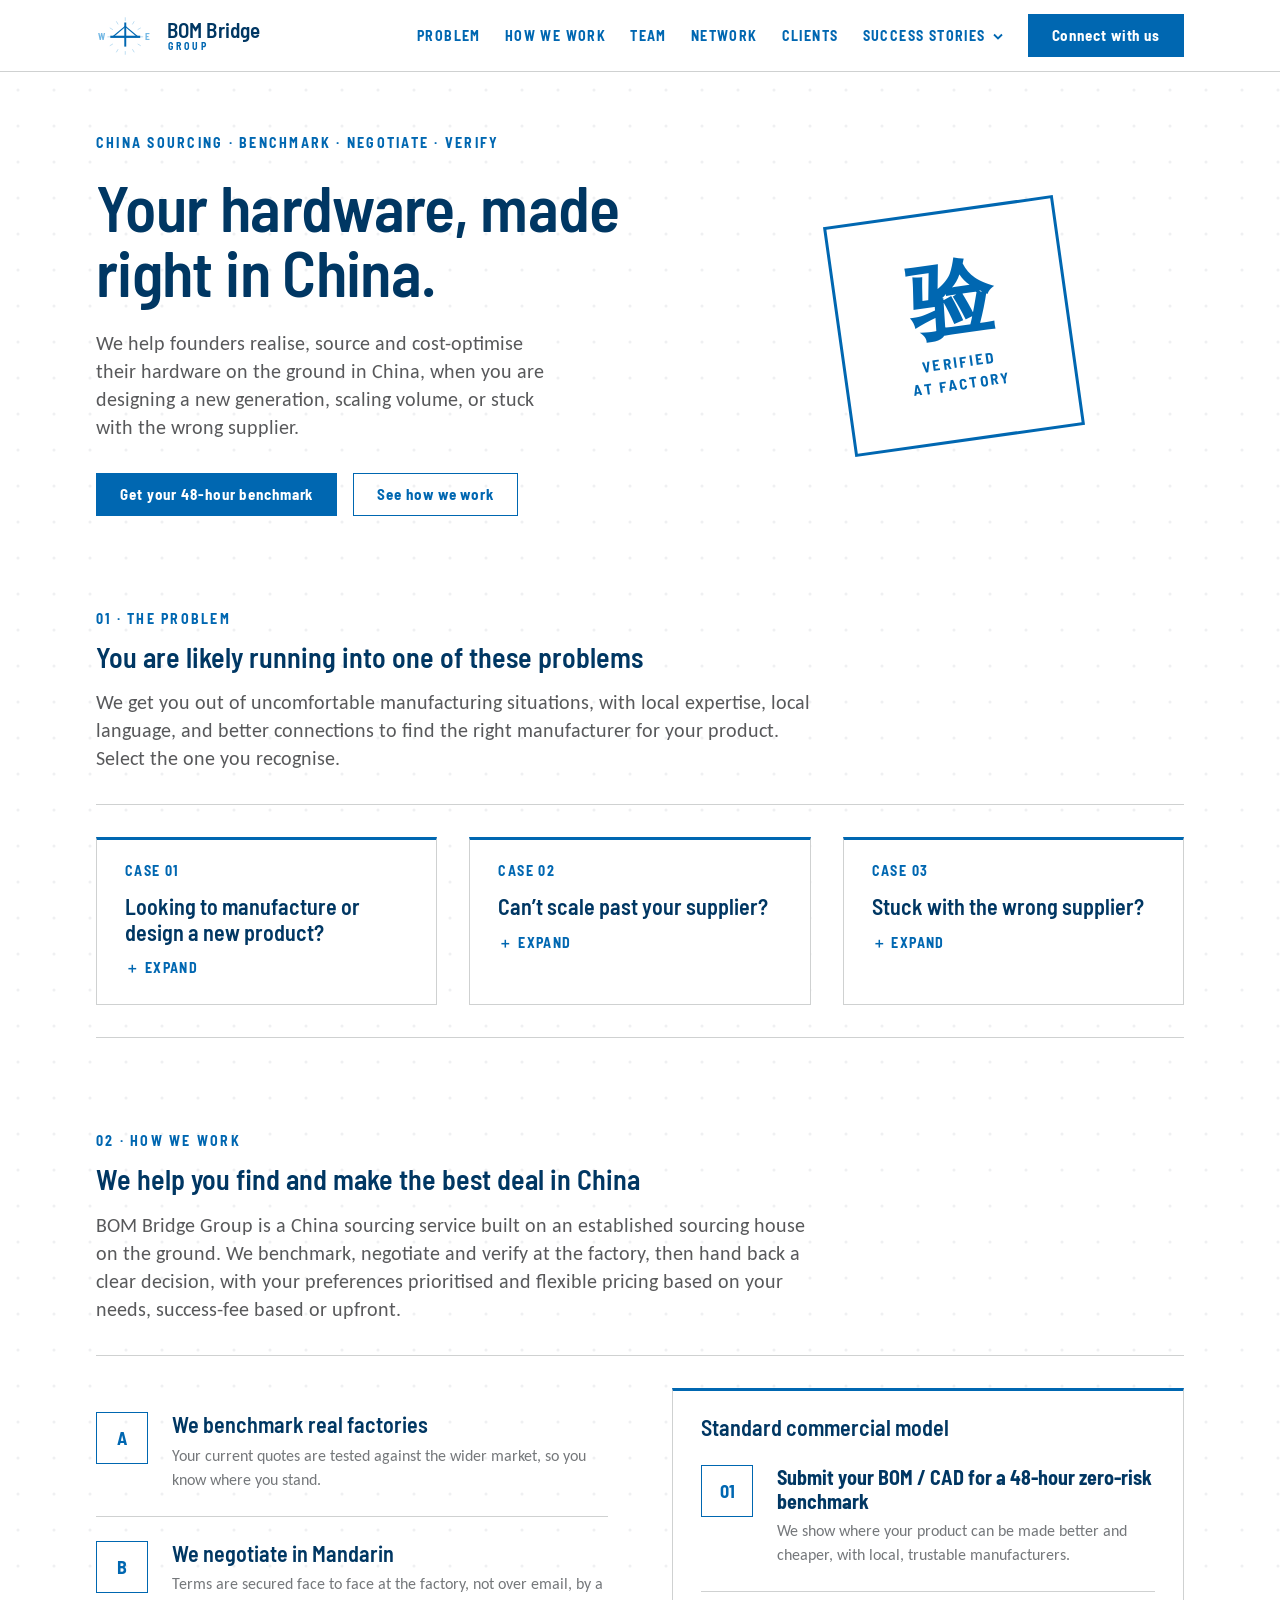
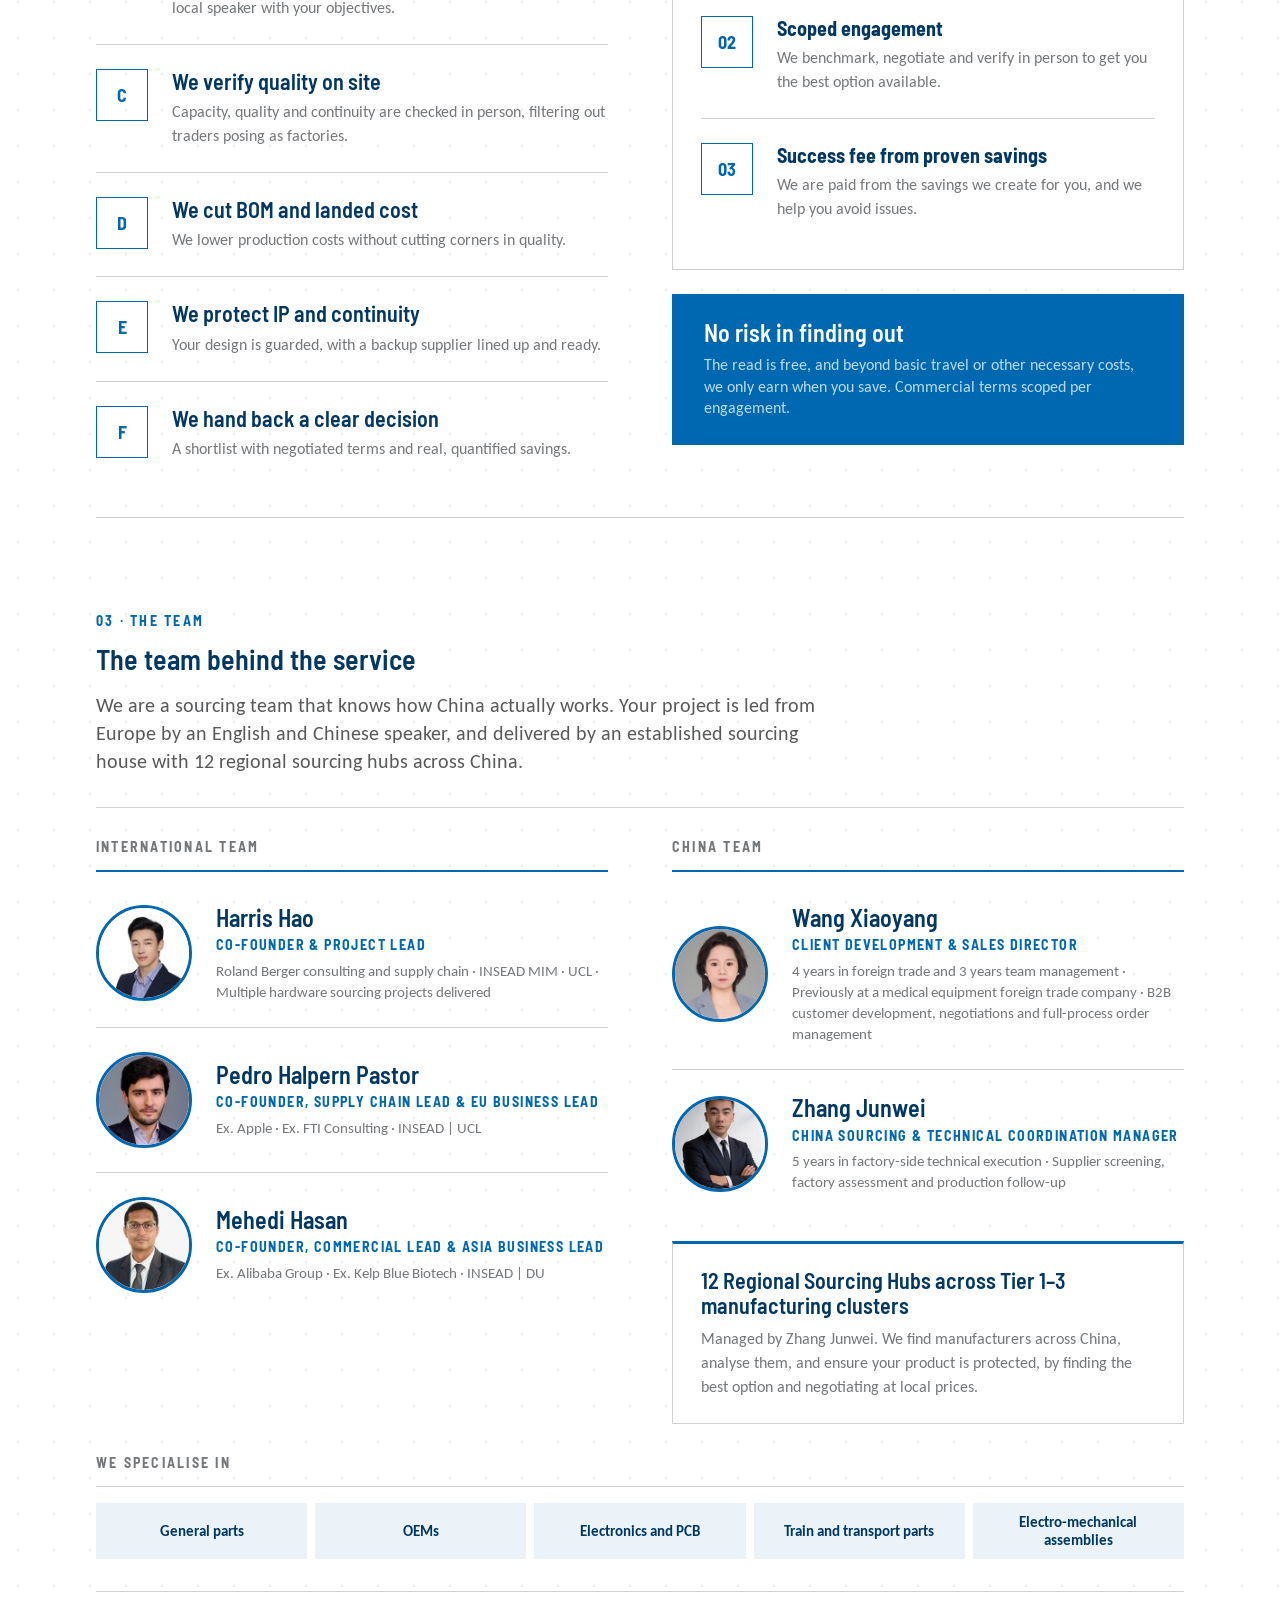
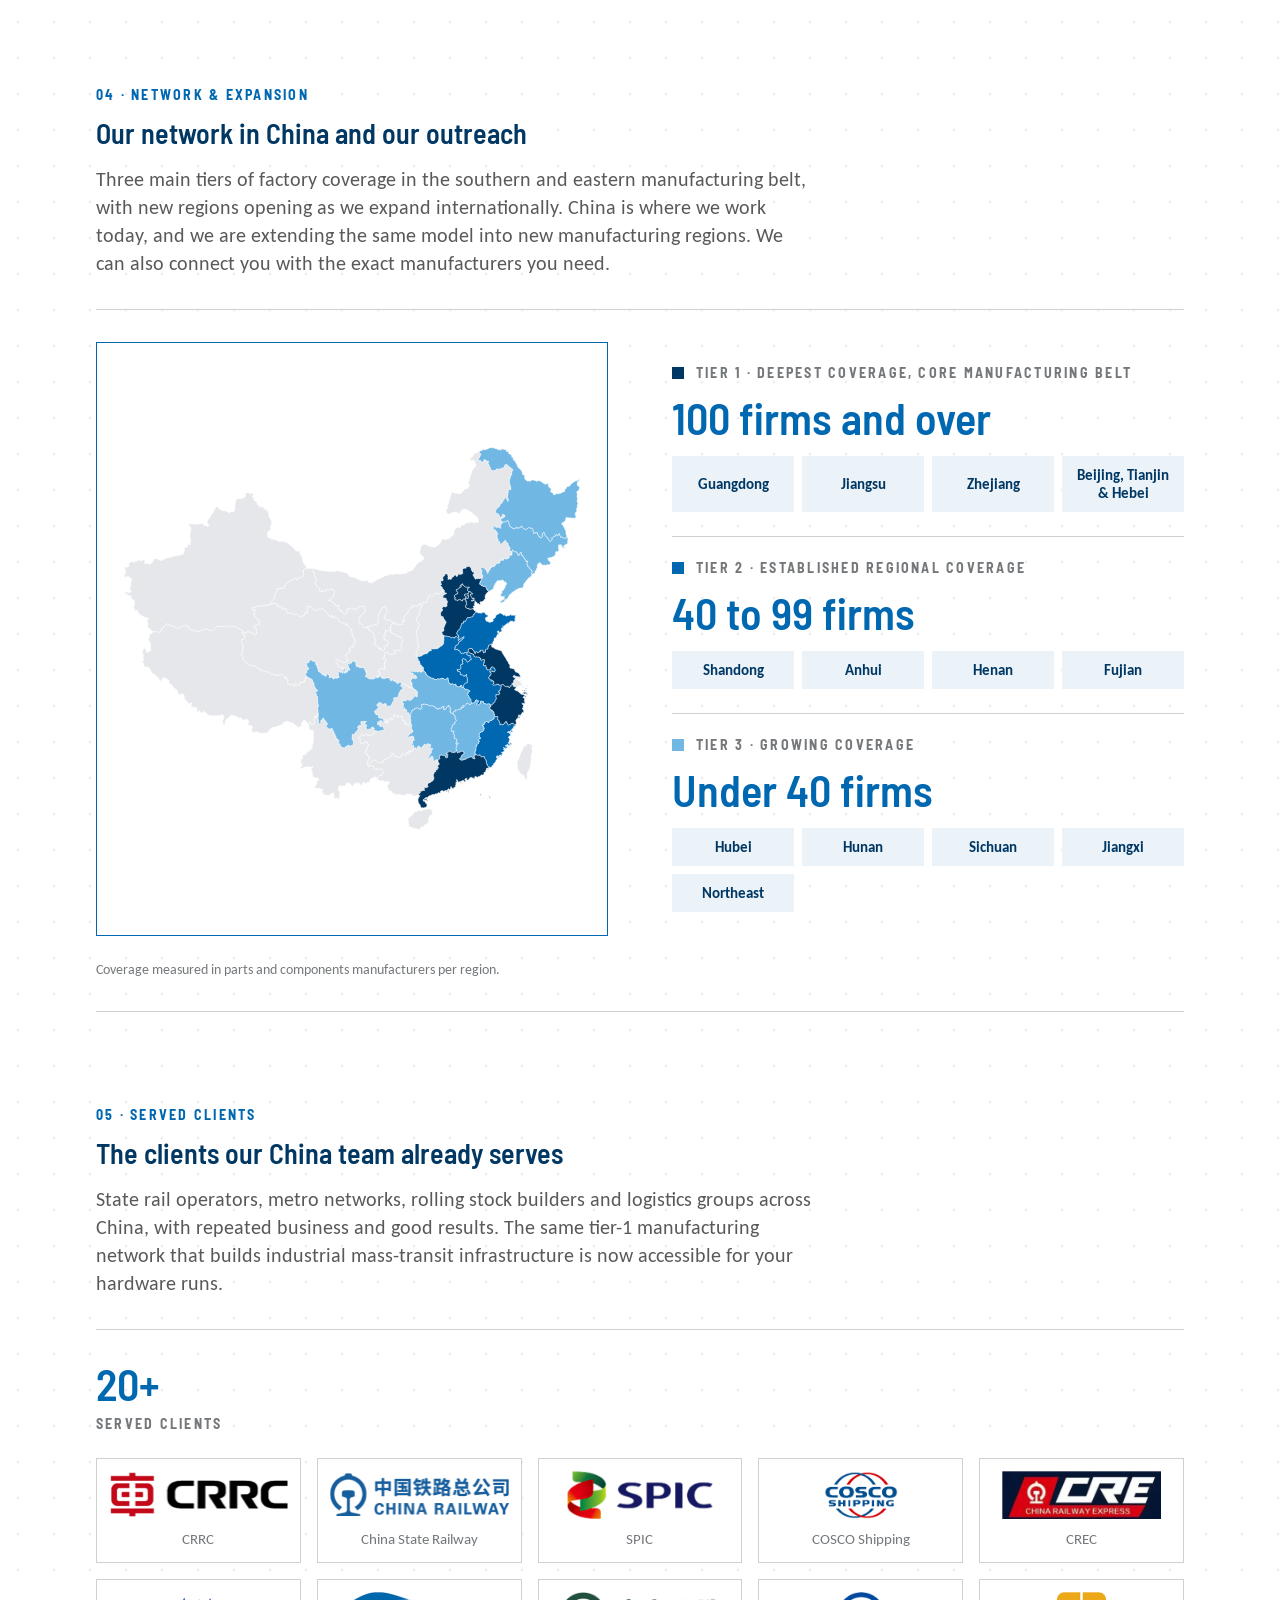
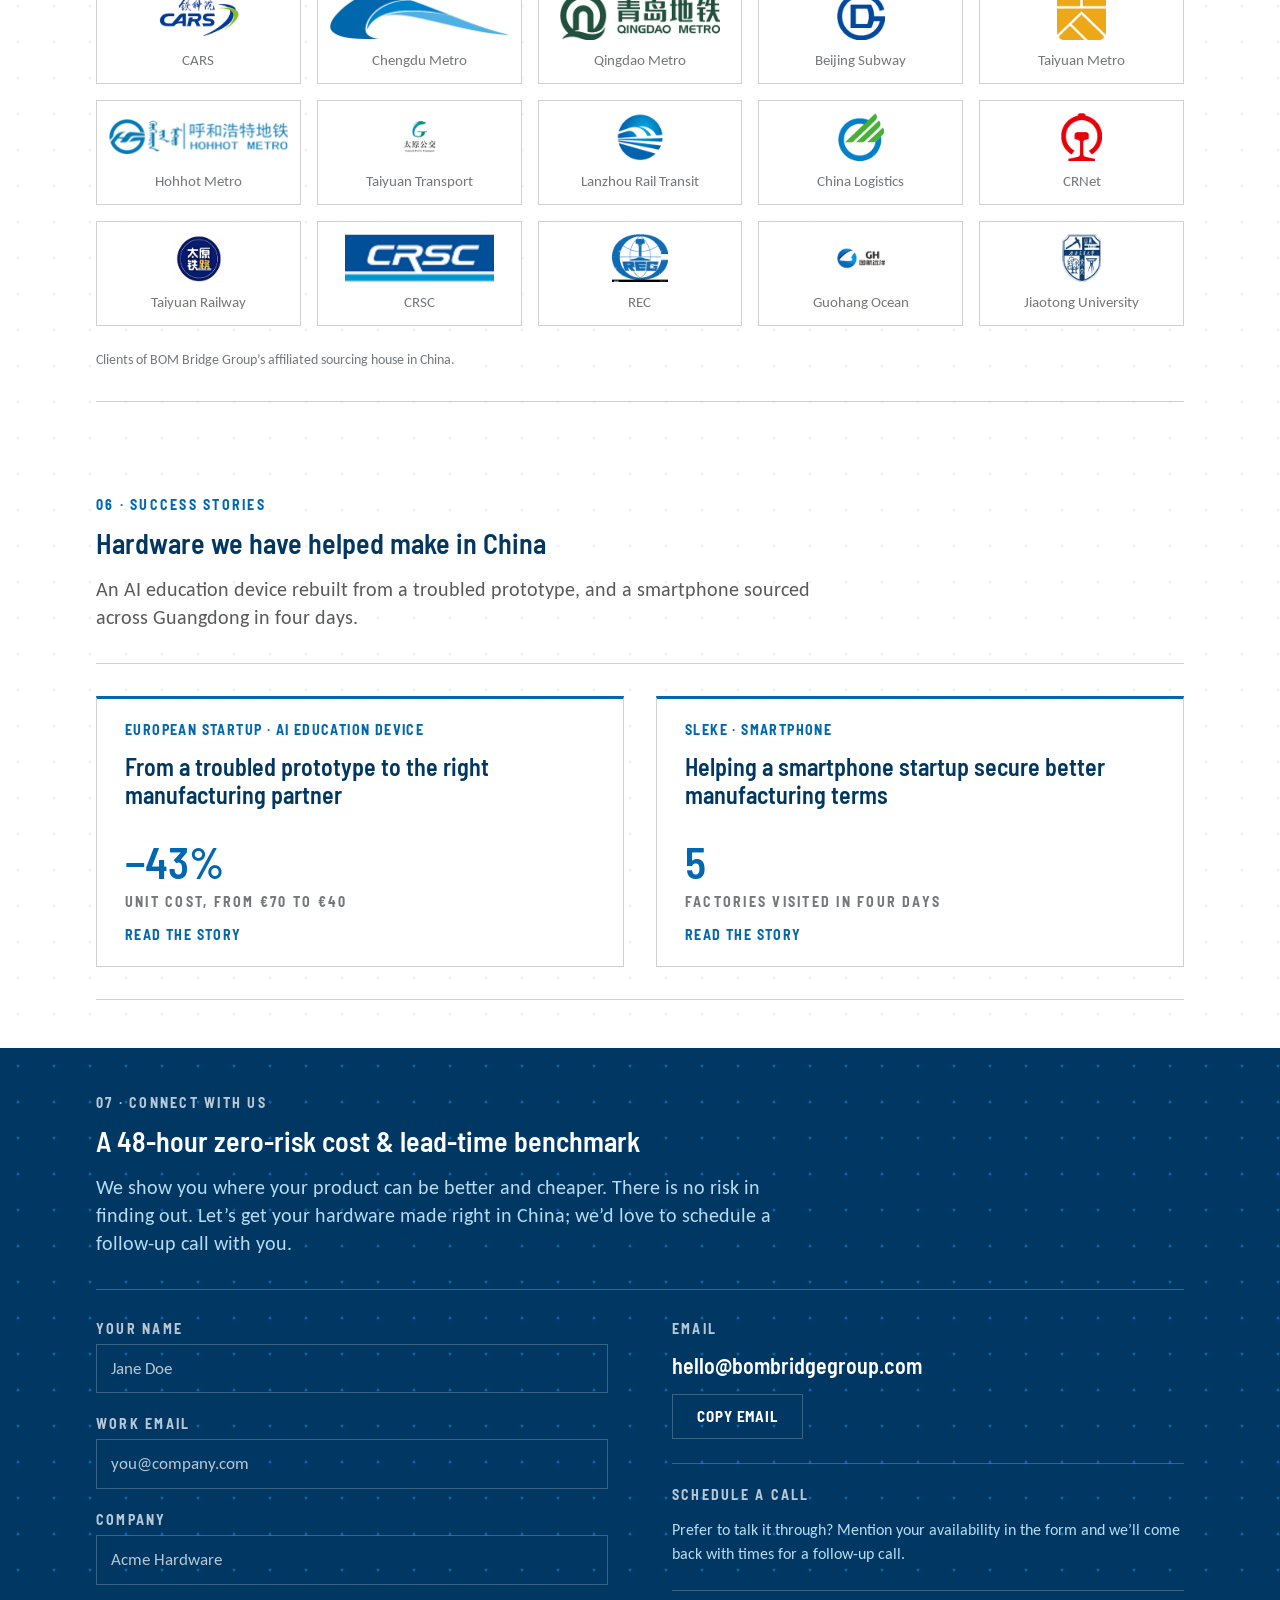
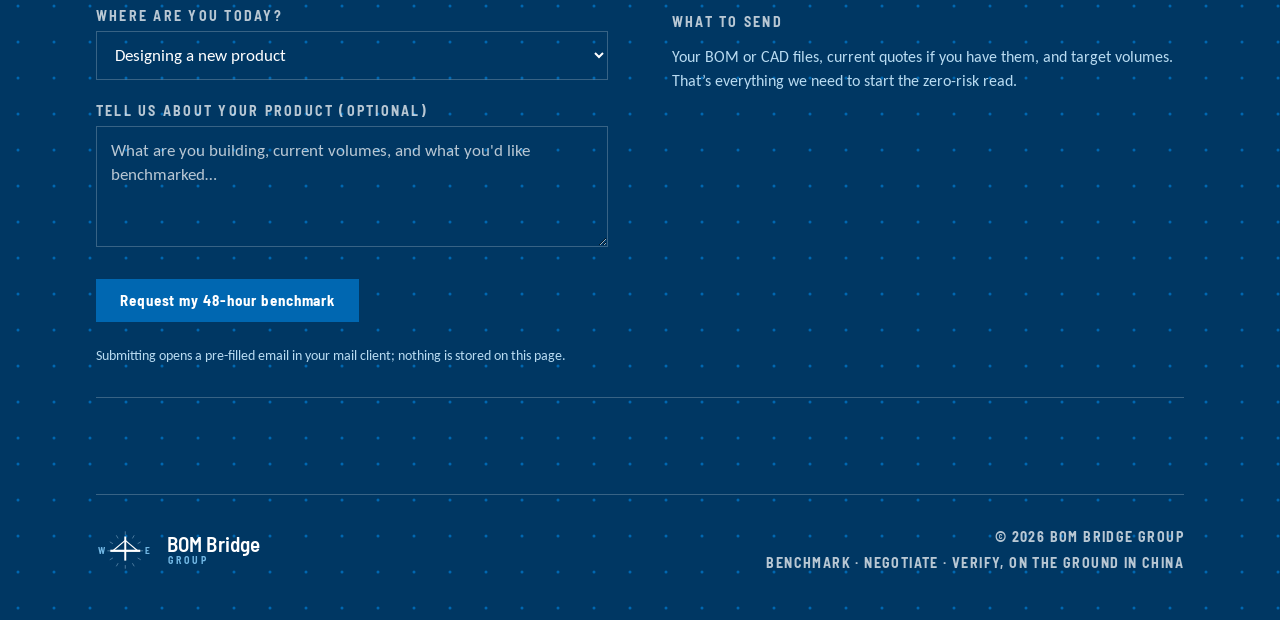
<file: index.html>
<!doctype html>
<html lang="en">
<head>
<meta charset="utf-8">
<meta name="viewport" content="width=device-width, initial-scale=1">
<title>BOM Bridge Group, Your hardware, made right in China</title>
<meta name="description" content="BOM Bridge Group helps hardware founders benchmark, negotiate and verify manufacturing in China; a 48-hour zero-risk cost and lead-time benchmark, success-fee pricing, on-the-ground factory verification.">
<meta name="theme-color" content="#003763">
<link rel="canonical" href="https://bombridgegroup.com/">
<link rel="icon" href="assets/logo/favicon.svg" type="image/svg+xml">

<meta property="og:type" content="website">
<meta property="og:site_name" content="BOM Bridge Group">
<meta property="og:title" content="BOM Bridge Group, Your hardware, made right in China">
<meta property="og:description" content="We benchmark real factories, negotiate in Mandarin, and verify quality on site. Submit your BOM for a 48-hour zero-risk benchmark.">
<meta property="og:url" content="https://bombridgegroup.com/">
<meta property="og:image" content="https://bombridgegroup.com/assets/og/og-image.png">
<meta property="og:image:width" content="1200">
<meta property="og:image:height" content="630">
<meta name="twitter:card" content="summary_large_image">

<script type="application/ld+json">
{"@context":"https://schema.org","@type":"Organization","name":"BOM Bridge Group","url":"https://bombridgegroup.com/","description":"China hardware sourcing: benchmark, negotiate and verify at the factory.","email":"hello@bombridgegroup.com","logo":"https://bombridgegroup.com/assets/logo/compass-blue.png","areaServed":"CN","contactPoint":{"@type":"ContactPoint","email":"hello@bombridgegroup.com","contactType":"sales"}}
</script>

<link rel="preconnect" href="https://fonts.googleapis.com">
<link rel="preconnect" href="https://fonts.gstatic.com" crossorigin>
<link href="https://fonts.googleapis.com/css2?family=Barlow+Semi+Condensed:wght@400;500;600;700&family=Carlito:ital,wght@0,400;0,700;1,400&display=swap" rel="stylesheet">
<link rel="stylesheet" href="css/tokens.css">
<link rel="stylesheet" href="css/main.css">
</head>
<body>

<a class="skip" href="#top">Skip to content</a>

<header class="topbar">
  <div class="topbar-inner">
    <a class="brand" href="#top" aria-label="BOM Bridge Group, back to top">
      <svg viewBox="-13 -4 90 61.5" xmlns="http://www.w3.org/2000/svg" role="img" aria-label="BOM Bridge Group compass mark">
        <path d="M54 28 H59.5 M10 28 H4.5 M32 3.5 V-2 M32 50 V55.5" stroke="#B8DBF1" stroke-width="1.4" fill="none"/>
        <path d="M51.05 17 L55.82 14.25 M43 8.95 L45.75 4.18 M21 8.95 L18.25 4.18 M12.95 17 L8.18 14.25 M51.05 39 L55.82 41.75 M43 47.05 L45.75 51.82 M21 47.05 L18.25 51.82 M12.95 39 L8.18 41.75" stroke="#B8DBF1" stroke-width="1.4" fill="none"/>
        <text x="-9.5" y="33" font-family="Bahnschrift,'Barlow Semi Condensed',sans-serif" font-size="14.3" font-weight="700" fill="#71B7E4">W</text>
        <text x="62" y="33" font-family="Bahnschrift,'Barlow Semi Condensed',sans-serif" font-size="14.3" font-weight="700" fill="#71B7E4">E</text>
        <path d="M9 28 H55" stroke="#0067B1" stroke-width="3.4" fill="none"/>
        <path d="M32 6 V43.1" stroke="#0067B1" stroke-width="3"/>
        <path d="M32 12 L13 28" stroke="#0067B1" stroke-width="1.8" fill="none"/>
        <path d="M32 12 L51 28" stroke="#0067B1" stroke-width="1.8" fill="none"/>
      </svg>
      <span class="brand-text">
        <span class="brand-name">BOM Bridge</span>
        <span class="brand-sub">Group</span>
      </span>
    </a>
    <button class="btn btn--secondary nav-toggle" aria-expanded="false" aria-controls="site-nav">Menu</button>
    <nav class="nav" id="site-nav" aria-label="Main">
      <a href="#problem">Problem</a>
      <a href="#how">How we work</a>
      <a href="#team">Team</a>
      <a href="#network">Network</a>
      <a href="#clients">Clients</a>
      <div class="nav-dd">
        <button class="nav-dd-toggle" type="button" aria-expanded="false" aria-controls="nav-stories">Success stories
          <svg width="12" height="12" viewBox="0 0 12 12" aria-hidden="true"><path d="M2 4.5 L6 8.5 L10 4.5" fill="none" stroke="currentColor" stroke-width="1.8"/></svg>
        </button>
        <div class="nav-dd-panel" id="nav-stories" hidden>
          <a href="success-stories/ai-education-device/">AI education device</a>
          <a href="success-stories/sleke/">SLEKE, smartphone</a>
          <a href="success-stories/">All success stories</a>
        </div>
      </div>
      <a class="btn" href="#connect">Connect with us</a>
    </nav>
  </div>
</header>

<main id="top">

<!-- HERO -->
<section class="hero section--light">
  <div class="wrap">
    <div class="hero-grid">
      <div class="hero-copy">
        <p class="hero-tagline">China sourcing · Benchmark · Negotiate · Verify</p>
        <h1 class="hero-title">Your hardware, made right in China.</h1>
        <p class="lead">We help founders realise, source and cost-optimise their hardware on the ground in China, when you are designing a new generation, scaling volume, or stuck with the wrong supplier.</p>
        <div class="hero-ctas">
          <a class="btn" href="#connect">Get your 48-hour benchmark</a>
          <a class="btn btn--secondary" href="#how">See how we work</a>
        </div>
      </div>
      <div class="hero-visual">
        <div class="stamp" aria-hidden="true">
          <span class="stamp-hanzi">验</span>
          <span class="stamp-caps">Verified<br>at factory</span>
        </div>
      </div>
    </div>
  </div>
</section>

<!-- 01 THE PROBLEM -->
<section id="problem" class="section">
  <div class="wrap">
    <p class="eyebrow">01 · The Problem</p>
    <h2>You are likely running into one of these problems</h2>
    <p class="section-sub">We get you out of uncomfortable manufacturing situations, with local expertise, local language, and better connections to find the right manufacturer for your product. Select the one you recognise.</p>
    <hr class="rule">
    <div class="grid-3">
      <div class="card prob-card">
        <p class="case-label">Case 01</p>
        <h3>Looking to manufacture or design a new product?</h3>
        <button class="prob-toggle" aria-expanded="false" aria-controls="prob-1">＋ EXPAND</button>
        <div class="prob-body" id="prob-1" hidden>
          <ul class="bullets bullets--red">
            <li>The tooling and suppliers you choose at this moment lock in your cost and quality for years.</li>
            <li>Design work bought blind from overseas can come back buggy, over-priced and impossible to mass-produce.</li>
            <li>Founders almost never have China capability of their own, and rarely consider it.</li>
          </ul>
          <hr class="rule">
          <blockquote class="quote">“Initial supplier lock-in cost us 35% in margin over two production cycles.”
            <span class="quote-attr">Hardware founder</span>
          </blockquote>
        </div>
      </div>
      <div class="card prob-card">
        <p class="case-label">Case 02</p>
        <h3>Can’t scale past your supplier?</h3>
        <button class="prob-toggle" aria-expanded="false" aria-controls="prob-2">＋ EXPAND</button>
        <div class="prob-body" id="prob-2" hidden>
          <ul class="bullets bullets--red">
            <li>The factory you are currently using often cannot carry you to real volume.</li>
            <li>Suppliers overstate capacity and quality; some are traders posing as factories.</li>
            <li>Switching at volume without a vetted backup puts your continuity at risk, and your IP, designs and tooling sit in your supplier’s hands.</li>
          </ul>
          <hr class="rule">
          <blockquote class="quote">“We chose the wrong supplier at the start, and now we cannot expand properly.”
            <span class="quote-attr">Hardware founder</span>
          </blockquote>
        </div>
      </div>
      <div class="card prob-card">
        <p class="case-label">Case 03</p>
        <h3>Stuck with the wrong supplier?</h3>
        <button class="prob-toggle" aria-expanded="false" aria-controls="prob-3">＋ EXPAND</button>
        <div class="prob-body" id="prob-3" hidden>
          <ul class="bullets bullets--red">
            <li>Are you overpaying, chasing quality, or stuck with an inadequate contract, or a trader posing as a factory?</li>
            <li>You suspect you are being scammed, but cannot prove it from Europe.</li>
            <li>Chasing quality from a distance is unreliable, takes weeks, requires flights and local connections.</li>
          </ul>
          <hr class="rule">
          <blockquote class="quote">“We got scammed when we were looking for Chinese manufacturers and ended up in the wrong contract.”
            <span class="quote-attr">Hardware founder</span>
          </blockquote>
        </div>
      </div>
    </div>
    <hr class="rule">
  </div>
</section>

<!-- 02 HOW WE WORK -->
<section id="how" class="section">
  <div class="wrap">
    <p class="eyebrow">02 · How We Work</p>
    <h2>We help you find and make the best deal in China</h2>
    <p class="section-sub">BOM Bridge Group is a China sourcing service built on an established sourcing house on the ground. We benchmark, negotiate and verify at the factory, then hand back a clear decision, with your preferences prioritised and flexible pricing based on your needs, success-fee based or upfront.</p>
    <hr class="rule">
    <div class="grid-2">
      <div class="steps" aria-label="Our six-step method">
        <div class="step"><div class="step-key">A</div><div><h3>We benchmark real factories</h3><p>Your current quotes are tested against the wider market, so you know where you stand.</p></div></div>
        <div class="step"><div class="step-key">B</div><div><h3>We negotiate in Mandarin</h3><p>Terms are secured face to face at the factory, not over email, by a local speaker with your objectives.</p></div></div>
        <div class="step"><div class="step-key">C</div><div><h3>We verify quality on site</h3><p>Capacity, quality and continuity are checked in person, filtering out traders posing as factories.</p></div></div>
        <div class="step"><div class="step-key">D</div><div><h3>We cut BOM and landed cost</h3><p>We lower production costs without cutting corners in quality.</p></div></div>
        <div class="step"><div class="step-key">E</div><div><h3>We protect IP and continuity</h3><p>Your design is guarded, with a backup supplier lined up and ready.</p></div></div>
        <div class="step"><div class="step-key">F</div><div><h3>We hand back a clear decision</h3><p>A shortlist with negotiated terms and real, quantified savings.</p></div></div>
      </div>
      <div>
        <div class="card">
          <h3>Standard commercial model</h3>
          <div class="model-steps">
            <div class="model-step"><div class="step-key">01</div><div><h4>Submit your BOM / CAD for a 48-hour zero-risk benchmark</h4><p>We show where your product can be made better and cheaper, with local, trustable manufacturers.</p></div></div>
            <div class="model-step"><div class="step-key">02</div><div><h4>Scoped engagement</h4><p>We benchmark, negotiate and verify in person to get you the best option available.</p></div></div>
            <div class="model-step"><div class="step-key">03</div><div><h4>Success fee from proven savings</h4><p>We are paid from the savings we create for you, and we help you avoid issues.</p></div></div>
          </div>
        </div>
        <div class="callout" style="margin-top:24px">
          <h3>No risk in finding out</h3>
          <p>The read is free, and beyond basic travel or other necessary costs, we only earn when you save. Commercial terms scoped per engagement.</p>
        </div>
      </div>
    </div>
    <hr class="rule">
  </div>
</section>

<!-- 03 THE TEAM -->
<section id="team" class="section">
  <div class="wrap">
    <p class="eyebrow">03 · The Team</p>
    <h2>The team behind the service</h2>
    <p class="section-sub">We are a sourcing team that knows how China actually works. Your project is led from Europe by an English and Chinese speaker, and delivered by an established sourcing house with 12 regional sourcing hubs across China.</p>
    <hr class="rule">
    <div class="grid-2">
      <div>
        <p class="colhead">International team</p>
        <div class="person">
          <div class="portrait"><img src="assets/people/harris-hao.jpg" alt="Portrait of Harris Hao" width="100" height="100" loading="lazy"></div>
          <div>
            <h3>Harris Hao</h3>
            <p class="role">Co-Founder &amp; Project Lead</p>
            <p class="cv">Roland Berger consulting and supply chain · INSEAD MIM · UCL · Multiple hardware sourcing projects delivered</p>
          </div>
        </div>
        <div class="person">
          <div class="portrait"><img src="assets/people/pedro-halpern-pastor.jpg" alt="Portrait of Pedro Halpern Pastor" width="100" height="100" loading="lazy"></div>
          <div>
            <h3>Pedro Halpern Pastor</h3>
            <p class="role">Co-Founder, Supply Chain Lead &amp; EU Business Lead</p>
            <p class="cv">Ex. Apple · Ex. FTI Consulting · INSEAD | UCL</p>
          </div>
        </div>
        <div class="person">
          <div class="portrait"><img src="assets/people/mehedi-hasan.jpg" alt="Portrait of Mehedi Hasan" width="100" height="100" loading="lazy"></div>
          <div>
            <h3>Mehedi Hasan</h3>
            <p class="role">Co-Founder, Commercial Lead &amp; Asia Business Lead</p>
            <p class="cv">Ex. Alibaba Group · Ex. Kelp Blue Biotech · INSEAD | DU</p>
          </div>
        </div>
      </div>
      <div>
        <p class="colhead">China team</p>
        <div class="person">
          <div class="portrait"><img src="assets/people/wang-xiaoyang.jpg" alt="Portrait of Wang Xiaoyang" width="400" height="400" loading="lazy"></div>
          <div>
            <h3>Wang Xiaoyang</h3>
            <p class="role">Client Development &amp; Sales Director</p>
            <p class="cv">4 years in foreign trade and 3 years team management · Previously at a medical equipment foreign trade company · B2B customer development, negotiations and full-process order management</p>
          </div>
        </div>
        <div class="person">
          <div class="portrait"><img src="assets/people/zhang-junwei.jpg" alt="Portrait of Zhang Junwei" width="112" height="112" loading="lazy"></div>
          <div>
            <h3>Zhang Junwei</h3>
            <p class="role">China Sourcing &amp; Technical Coordination Manager</p>
            <p class="cv">5 years in factory-side technical execution · Supplier screening, factory assessment and production follow-up</p>
          </div>
        </div>
        <div class="card" style="margin-top:24px">
          <h3>12 Regional Sourcing Hubs across Tier 1–3 manufacturing clusters</h3>
          <p style="margin-top:8px;color:var(--ink-soft);font-size:16px">Managed by Zhang Junwei. We find manufacturers across China, analyse them, and ensure your product is protected, by finding the best option and negotiating at local prices.</p>
        </div>
      </div>
    </div>
    <p class="speclabel">We specialise in</p>
    <div class="chip-row chip-row--5">
      <span class="chip">General parts</span>
      <span class="chip">OEMs</span>
      <span class="chip">Electronics and PCB</span>
      <span class="chip">Train and transport parts</span>
      <span class="chip">Electro-mechanical assemblies</span>
    </div>
    <hr class="rule">
  </div>
</section>

<!-- 04 NETWORK REGIONS -->
<section id="network" class="section">
  <div class="wrap">
    <p class="eyebrow">04 · Network &amp; Expansion</p>
    <h2>Our network in China and our outreach</h2>
    <p class="section-sub">Three main tiers of factory coverage in the southern and eastern manufacturing belt, with new regions opening as we expand internationally. China is where we work today, and we are extending the same model into new manufacturing regions. We can also connect you with the exact manufacturers you need.</p>
    <hr class="rule">
    <div class="grid-2">
      <figure class="map-frame">
        <img src="assets/imagery/map-china-tiers.svg" alt="Map of China with the network's provinces shaded by coverage tier: Tier 1 navy, Tier 2 blue, Tier 3 light blue" width="812" height="685" loading="lazy">
      </figure>
      <div>
        <div class="tier">
          <div class="tier-head"><span class="tier-swatch" style="background:#003763"></span><span class="tier-label">Tier 1 · Deepest coverage, core manufacturing belt</span></div>
          <p class="figure">100 firms and over</p>
          <div class="chip-row">
            <span class="chip">Guangdong</span><span class="chip">Jiangsu</span><span class="chip">Zhejiang</span><span class="chip">Beijing, Tianjin &amp; Hebei</span>
          </div>
        </div>
        <div class="tier">
          <div class="tier-head"><span class="tier-swatch" style="background:#0067B1"></span><span class="tier-label">Tier 2 · Established regional coverage</span></div>
          <p class="figure">40 to 99 firms</p>
          <div class="chip-row">
            <span class="chip">Shandong</span><span class="chip">Anhui</span><span class="chip">Henan</span><span class="chip">Fujian</span>
          </div>
        </div>
        <div class="tier">
          <div class="tier-head"><span class="tier-swatch" style="background:#71B7E4"></span><span class="tier-label">Tier 3 · Growing coverage</span></div>
          <p class="figure">Under 40 firms</p>
          <div class="chip-row">
            <span class="chip">Hubei</span><span class="chip">Hunan</span><span class="chip">Sichuan</span><span class="chip">Jiangxi</span><span class="chip">Northeast</span>
          </div>
        </div>
      </div>
    </div>
    <p class="footnote">Coverage measured in parts and components manufacturers per region.</p>
    <hr class="rule">
  </div>
</section>

<!-- 05 SERVED CLIENTS -->
<section id="clients" class="section">
  <div class="wrap">
    <p class="eyebrow">05 · Served Clients</p>
    <h2>The clients our China team already serves</h2>
    <p class="section-sub">State rail operators, metro networks, rolling stock builders and logistics groups across China, with repeated business and good results. The same tier-1 manufacturing network that builds industrial mass-transit infrastructure is now accessible for your hardware runs.</p>
    <hr class="rule">
    <div class="stat" style="padding-top:0">
      <p class="figure">20+<span class="figure-label" style="display:block">Served clients</span></p>
    </div>
    <div class="clients-grid">
      <figure class="logo-tile"><img src="assets/clients/crrc.png" alt="CRRC logo" loading="lazy"><figcaption>CRRC</figcaption></figure>
      <figure class="logo-tile"><img src="assets/clients/china-state-railway.png" alt="China State Railway logo" loading="lazy"><figcaption>China State Railway</figcaption></figure>
      <figure class="logo-tile"><img src="assets/clients/spic.png" alt="SPIC logo" loading="lazy"><figcaption>SPIC</figcaption></figure>
      <figure class="logo-tile"><img src="assets/clients/cosco-shipping.png" alt="COSCO Shipping logo" loading="lazy"><figcaption>COSCO Shipping</figcaption></figure>
      <figure class="logo-tile"><img src="assets/clients/crec.png" alt="CREC logo" loading="lazy"><figcaption>CREC</figcaption></figure>
      <figure class="logo-tile"><img src="assets/clients/cars.png" alt="CARS logo" loading="lazy"><figcaption>CARS</figcaption></figure>
      <figure class="logo-tile"><img src="assets/clients/chengdu-metro.png" alt="Chengdu Metro logo" loading="lazy"><figcaption>Chengdu Metro</figcaption></figure>
      <figure class="logo-tile"><img src="assets/clients/qingdao-metro.png" alt="Qingdao Metro logo" loading="lazy"><figcaption>Qingdao Metro</figcaption></figure>
      <figure class="logo-tile"><img src="assets/clients/beijing-subway.png" alt="Beijing Subway logo" loading="lazy"><figcaption>Beijing Subway</figcaption></figure>
      <figure class="logo-tile"><img src="assets/clients/taiyuan-metro.png" alt="Taiyuan Metro logo" loading="lazy"><figcaption>Taiyuan Metro</figcaption></figure>
      <figure class="logo-tile"><img src="assets/clients/hohhot-metro.png" alt="Hohhot Metro logo" loading="lazy"><figcaption>Hohhot Metro</figcaption></figure>
      <figure class="logo-tile"><img src="assets/clients/taiyuan-transport.png" alt="Taiyuan Transport logo" loading="lazy"><figcaption>Taiyuan Transport</figcaption></figure>
      <figure class="logo-tile"><img src="assets/clients/lanzhou-rail-transit.png" alt="Lanzhou Rail Transit logo" loading="lazy"><figcaption>Lanzhou Rail Transit</figcaption></figure>
      <figure class="logo-tile"><img src="assets/clients/china-logistics.png" alt="China Logistics logo" loading="lazy"><figcaption>China Logistics</figcaption></figure>
      <figure class="logo-tile"><img src="assets/clients/crnet.png" alt="CRNet logo" loading="lazy"><figcaption>CRNet</figcaption></figure>
      <figure class="logo-tile"><img src="assets/clients/taiyuan-railway.png" alt="Taiyuan Railway logo" loading="lazy"><figcaption>Taiyuan Railway</figcaption></figure>
      <figure class="logo-tile"><img src="assets/clients/crsc.png" alt="CRSC logo" loading="lazy"><figcaption>CRSC</figcaption></figure>
      <figure class="logo-tile"><img src="assets/clients/rec.png" alt="REC logo" loading="lazy"><figcaption>REC</figcaption></figure>
      <figure class="logo-tile"><img src="assets/clients/guohang-ocean.png" alt="Guohang Ocean logo" loading="lazy"><figcaption>Guohang Ocean</figcaption></figure>
      <figure class="logo-tile"><img src="assets/clients/jiaotong-university.png" alt="Jiaotong University logo" loading="lazy"><figcaption>Jiaotong University</figcaption></figure>
    </div>
    <p class="footnote">Clients of BOM Bridge Group’s affiliated sourcing house in China.</p>
    <hr class="rule">
  </div>
</section>

<!-- 06 SUCCESS STORIES -->
<section id="case" class="section">
  <div class="wrap">
    <p class="eyebrow">06 · Success Stories</p>
    <h2>Hardware we have helped make in China</h2>
    <p class="section-sub">An AI education device rebuilt from a troubled prototype, and a smartphone sourced across Guangdong in four days.</p>
    <hr class="rule">
    <div class="story-cards">
      <a class="card story-card" href="success-stories/ai-education-device/">
        <p class="case-label">European startup · AI education device</p>
        <h3>From a troubled prototype to the right manufacturing partner</h3>
        <p class="figure">−43%<span class="figure-label" style="display:block">Unit cost, from €70 to €40</span></p>
        <span class="story-read">Read the story</span>
      </a>
      <a class="card story-card" href="success-stories/sleke/">
        <p class="case-label">SLEKE · Smartphone</p>
        <h3>Helping a smartphone startup secure better manufacturing terms</h3>
        <p class="figure">5<span class="figure-label" style="display:block">Factories visited in four days</span></p>
        <span class="story-read">Read the story</span>
      </a>
    </div>
    <hr class="rule">
  </div>
</section>

<!-- 07 CONNECT -->
<section id="connect" class="section section--dark">
  <div class="wrap">
    <p class="eyebrow">07 · Connect With Us</p>
    <h2>A 48-hour zero-risk cost &amp; lead-time benchmark</h2>
    <p class="section-sub">We show you where your product can be better and cheaper. There is no risk in finding out. Let’s get your hardware made right in China; we’d love to schedule a follow-up call with you.</p>
    <hr class="rule">
    <div class="grid-2">
      <form class="form-grid" id="connectForm" novalidate>
        <div class="field"><label for="f-name">Your name</label><input id="f-name" name="name" type="text" placeholder="Jane Doe" autocomplete="name" required></div>
        <div class="field"><label for="f-email">Work email</label><input id="f-email" name="email" type="email" placeholder="you@company.com" autocomplete="email" required></div>
        <div class="field"><label for="f-company">Company</label><input id="f-company" name="company" type="text" placeholder="Acme Hardware" autocomplete="organization"></div>
        <div class="field"><label for="f-stage">Where are you today?</label>
          <select id="f-stage" name="stage">
            <option>Designing a new product</option>
            <option>Can’t scale past my supplier</option>
            <option>Stuck with the wrong supplier</option>
            <option>Just exploring</option>
          </select>
        </div>
        <div class="field"><label for="f-msg">Tell us about your product (optional)</label><textarea id="f-msg" name="message" rows="4" placeholder="What are you building, current volumes, and what you'd like benchmarked…"></textarea></div>
        <div>
          <button class="btn" type="submit">Request my 48-hour benchmark</button>
          <p class="small" id="formStatus" hidden style="color:var(--blue-pale);margin-top:16px">Opening your email client with a pre-filled message…</p>
        </div>
      </form>
      <div>
        <div class="contact-block" style="padding-top:0">
          <h3>Email</h3>
          <p class="email" id="emailVal">hello@bombridgegroup.com</p>
          <button type="button" class="btn btn--on-dark" id="copyEmail" style="margin-top:16px">COPY EMAIL</button>
        </div>
        <div class="contact-block">
          <h3>Schedule a call</h3>
          <p>Prefer to talk it through? Mention your availability in the form and we’ll come back with times for a follow-up call.</p>
        </div>
        <div class="contact-block">
          <h3>What to send</h3>
          <p>Your BOM or CAD files, current quotes if you have them, and target volumes. That’s everything we need to start the zero-risk read.</p>
        </div>
      </div>
    </div>
    <p class="footnote">Submitting opens a pre-filled email in your mail client; nothing is stored on this page.</p>
    <hr class="rule">
  </div>
</section>

</main>

<footer class="footer">
  <div class="wrap">
    <div class="footer-inner">
      <div class="brand" aria-label="BOM Bridge Group">
        <svg viewBox="-13 -4 90 61.5" xmlns="http://www.w3.org/2000/svg" role="img" aria-label="BOM Bridge Group compass mark" style="height:40px;width:auto">
          <path d="M54 28 H59.5 M10 28 H4.5 M32 3.5 V-2 M32 50 V55.5" stroke="rgba(184,219,241,0.45)" stroke-width="1.4" fill="none"/>
          <path d="M51.05 17 L55.82 14.25 M43 8.95 L45.75 4.18 M21 8.95 L18.25 4.18 M12.95 17 L8.18 14.25 M51.05 39 L55.82 41.75 M43 47.05 L45.75 51.82 M21 47.05 L18.25 51.82 M12.95 39 L8.18 41.75" stroke="rgba(184,219,241,0.45)" stroke-width="1.4" fill="none"/>
          <text x="-9.5" y="33" font-family="Bahnschrift,'Barlow Semi Condensed',sans-serif" font-size="14.3" font-weight="700" fill="#71B7E4">W</text>
          <text x="62" y="33" font-family="Bahnschrift,'Barlow Semi Condensed',sans-serif" font-size="14.3" font-weight="700" fill="#71B7E4">E</text>
          <path d="M9 28 H55" stroke="#FFFFFF" stroke-width="3.4" fill="none"/>
          <path d="M32 6 V43.1" stroke="#FFFFFF" stroke-width="3"/>
          <path d="M32 12 L13 28" stroke="#FFFFFF" stroke-width="1.8" fill="none"/>
          <path d="M32 12 L51 28" stroke="#FFFFFF" stroke-width="1.8" fill="none"/>
        </svg>
        <span class="brand-text">
          <span class="brand-name">BOM Bridge</span>
          <span class="brand-sub">Group</span>
        </span>
      </div>
      <div class="footer-labels">
        <span>© 2026 BOM Bridge Group</span>
        <span>Benchmark · Negotiate · Verify, On the ground in China</span>
      </div>
    </div>
  </div>
</footer>

<script src="js/site.js"></script>
</body>
</html>
</file>
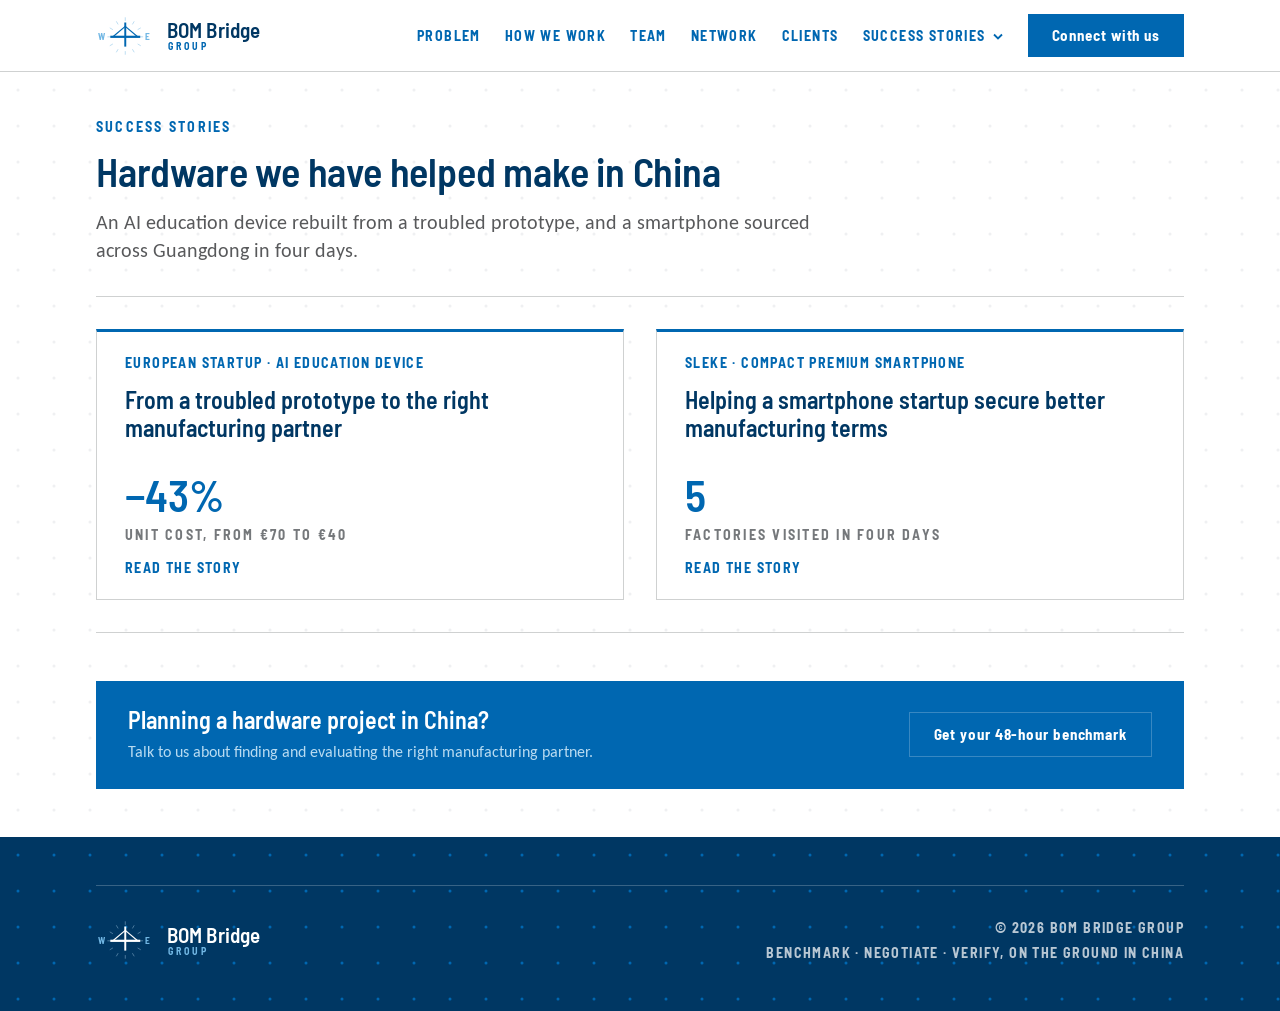
<file: success-stories/index.html>
<!doctype html>
<html lang="en">
<head>
<meta charset="utf-8">
<meta name="viewport" content="width=device-width, initial-scale=1">
<title>Success stories | BOM Bridge Group</title>
<meta name="description" content="Hardware projects BOM Bridge Group has helped make in China, from a troubled prototype to a smartphone sourced across Guangdong.">
<meta name="theme-color" content="#003763">
<link rel="canonical" href="https://bombridgegroup.com/success-stories/">
<link rel="icon" href="../assets/logo/favicon.svg" type="image/svg+xml">

<meta property="og:type" content="article">
<meta property="og:site_name" content="BOM Bridge Group">
<meta property="og:title" content="Success stories | BOM Bridge Group">
<meta property="og:description" content="Hardware projects BOM Bridge Group has helped make in China, from a troubled prototype to a smartphone sourced across Guangdong.">
<meta property="og:url" content="https://bombridgegroup.com/success-stories/">
<meta property="og:image" content="https://bombridgegroup.com/assets/og/og-image.png">
<meta property="og:image:width" content="1200">
<meta property="og:image:height" content="630">
<meta name="twitter:card" content="summary_large_image">

<script type="application/ld+json">
{"@context": "https://schema.org", "@type": "CollectionPage", "name": "Success stories", "url": "https://bombridgegroup.com/success-stories/", "description": "Hardware projects BOM Bridge Group has helped make in China, from a troubled prototype to a smartphone sourced across Guangdong.", "publisher": {"@type": "Organization", "name": "BOM Bridge Group", "url": "https://bombridgegroup.com/", "logo": "https://bombridgegroup.com/assets/logo/compass-blue.png"}, "mainEntity": {"@type": "ItemList", "itemListElement": [{"@type": "ListItem", "position": 1, "url": "https://bombridgegroup.com/success-stories/ai-education-device/", "name": "From a troubled prototype to the right manufacturing partner"}, {"@type": "ListItem", "position": 2, "url": "https://bombridgegroup.com/success-stories/sleke/", "name": "Helping a smartphone startup secure better manufacturing terms"}]}}
</script>

<link rel="preconnect" href="https://fonts.googleapis.com">
<link rel="preconnect" href="https://fonts.gstatic.com" crossorigin>
<link href="https://fonts.googleapis.com/css2?family=Barlow+Semi+Condensed:wght@400;500;600;700&family=Carlito:ital,wght@0,400;0,700;1,400&display=swap" rel="stylesheet">
<link rel="stylesheet" href="../css/tokens.css">
<link rel="stylesheet" href="../css/main.css">
</head>
<body>

<a class="skip" href="#top">Skip to content</a>

<header class="topbar">
  <div class="topbar-inner">
    <a class="brand" href="../" aria-label="BOM Bridge Group, home">
      <svg viewBox="-13 -4 90 61.5" xmlns="http://www.w3.org/2000/svg" role="img" aria-label="BOM Bridge Group compass mark">
        <path d="M54 28 H59.5 M10 28 H4.5 M32 3.5 V-2 M32 50 V55.5" stroke="#B8DBF1" stroke-width="1.4" fill="none"/>
        <path d="M51.05 17 L55.82 14.25 M43 8.95 L45.75 4.18 M21 8.95 L18.25 4.18 M12.95 17 L8.18 14.25 M51.05 39 L55.82 41.75 M43 47.05 L45.75 51.82 M21 47.05 L18.25 51.82 M12.95 39 L8.18 41.75" stroke="#B8DBF1" stroke-width="1.4" fill="none"/>
        <text x="-9.5" y="33" font-family="Bahnschrift,'Barlow Semi Condensed',sans-serif" font-size="14.3" font-weight="700" fill="#71B7E4">W</text>
        <text x="62" y="33" font-family="Bahnschrift,'Barlow Semi Condensed',sans-serif" font-size="14.3" font-weight="700" fill="#71B7E4">E</text>
        <path d="M9 28 H55" stroke="#0067B1" stroke-width="3.4" fill="none"/>
        <path d="M32 6 V43.1" stroke="#0067B1" stroke-width="3"/>
        <path d="M32 12 L13 28" stroke="#0067B1" stroke-width="1.8" fill="none"/>
        <path d="M32 12 L51 28" stroke="#0067B1" stroke-width="1.8" fill="none"/>
      </svg>
      <span class="brand-text">
        <span class="brand-name">BOM Bridge</span>
        <span class="brand-sub">Group</span>
      </span>
    </a>
    <button class="btn btn--secondary nav-toggle" aria-expanded="false" aria-controls="site-nav">Menu</button>
    <nav class="nav" id="site-nav" aria-label="Main">
      <a href="../#problem">Problem</a>
      <a href="../#how">How we work</a>
      <a href="../#team">Team</a>
      <a href="../#network">Network</a>
      <a href="../#clients">Clients</a>
      <div class="nav-dd">
        <button class="nav-dd-toggle" type="button" aria-expanded="false" aria-controls="nav-stories">Success stories
          <svg width="12" height="12" viewBox="0 0 12 12" aria-hidden="true"><path d="M2 4.5 L6 8.5 L10 4.5" fill="none" stroke="currentColor" stroke-width="1.8"/></svg>
        </button>
        <div class="nav-dd-panel" id="nav-stories" hidden>
          <a href="../success-stories/ai-education-device/">AI education device</a>
          <a href="../success-stories/sleke/">SLEKE, smartphone</a>
          <a href="../success-stories/">All success stories</a>
        </div>
      </div>
      <a class="btn" href="../#connect">Connect with us</a>
    </nav>
  </div>
</header>

<main id="top">
<section class="section">
  <div class="wrap">
    <p class="eyebrow">Success Stories</p>
    <h1>Hardware we have helped make in China</h1>
    <p class="section-sub">An AI education device rebuilt from a troubled prototype, and a smartphone sourced across Guangdong in four days.</p>
    <hr class="rule">
    <div class="story-cards">
      <a class="card story-card" href="../success-stories/ai-education-device/">
        <p class="case-label">European startup · AI education device</p>
        <h3>From a troubled prototype to the right manufacturing partner</h3>
        <p class="figure">−43%<span class="figure-label" style="display:block">Unit cost, from €70 to €40</span></p>
        <span class="story-read">Read the story</span>
      </a>
      <a class="card story-card" href="../success-stories/sleke/">
        <p class="case-label">SLEKE · Compact premium smartphone</p>
        <h3>Helping a smartphone startup secure better manufacturing terms</h3>
        <p class="figure">5<span class="figure-label" style="display:block">Factories visited in four days</span></p>
        <span class="story-read">Read the story</span>
      </a>
    </div>
    <hr class="rule">
    <div class="callout story-cta">
      <div>
        <h3>Planning a hardware project in China?</h3>
        <p>Talk to us about finding and evaluating the right manufacturing partner.</p>
      </div>
      <a class="btn btn--on-dark" href="../#connect">Get your 48-hour benchmark</a>
    </div>
  </div>
</section>
</main>

<footer class="footer">
  <div class="wrap">
    <div class="footer-inner">
      <div class="brand" aria-label="BOM Bridge Group">
        <svg viewBox="-13 -4 90 61.5" xmlns="http://www.w3.org/2000/svg" role="img" aria-label="BOM Bridge Group compass mark" style="height:40px;width:auto">
        <path d="M54 28 H59.5 M10 28 H4.5 M32 3.5 V-2 M32 50 V55.5" stroke="rgba(184,219,241,0.45)" stroke-width="1.4" fill="none"/>
        <path d="M51.05 17 L55.82 14.25 M43 8.95 L45.75 4.18 M21 8.95 L18.25 4.18 M12.95 17 L8.18 14.25 M51.05 39 L55.82 41.75 M43 47.05 L45.75 51.82 M21 47.05 L18.25 51.82 M12.95 39 L8.18 41.75" stroke="rgba(184,219,241,0.45)" stroke-width="1.4" fill="none"/>
        <text x="-9.5" y="33" font-family="Bahnschrift,'Barlow Semi Condensed',sans-serif" font-size="14.3" font-weight="700" fill="#71B7E4">W</text>
        <text x="62" y="33" font-family="Bahnschrift,'Barlow Semi Condensed',sans-serif" font-size="14.3" font-weight="700" fill="#71B7E4">E</text>
        <path d="M9 28 H55" stroke="#FFFFFF" stroke-width="3.4" fill="none"/>
        <path d="M32 6 V43.1" stroke="#FFFFFF" stroke-width="3"/>
        <path d="M32 12 L13 28" stroke="#FFFFFF" stroke-width="1.8" fill="none"/>
        <path d="M32 12 L51 28" stroke="#FFFFFF" stroke-width="1.8" fill="none"/>
      </svg>
        <span class="brand-text">
          <span class="brand-name">BOM Bridge</span>
          <span class="brand-sub">Group</span>
        </span>
      </div>
      <div class="footer-labels">
        <span>© 2026 BOM Bridge Group</span>
        <span>Benchmark · Negotiate · Verify, On the ground in China</span>
      </div>
    </div>
  </div>
</footer>

<script src="../js/site.js"></script>
</body>
</html>
</file>
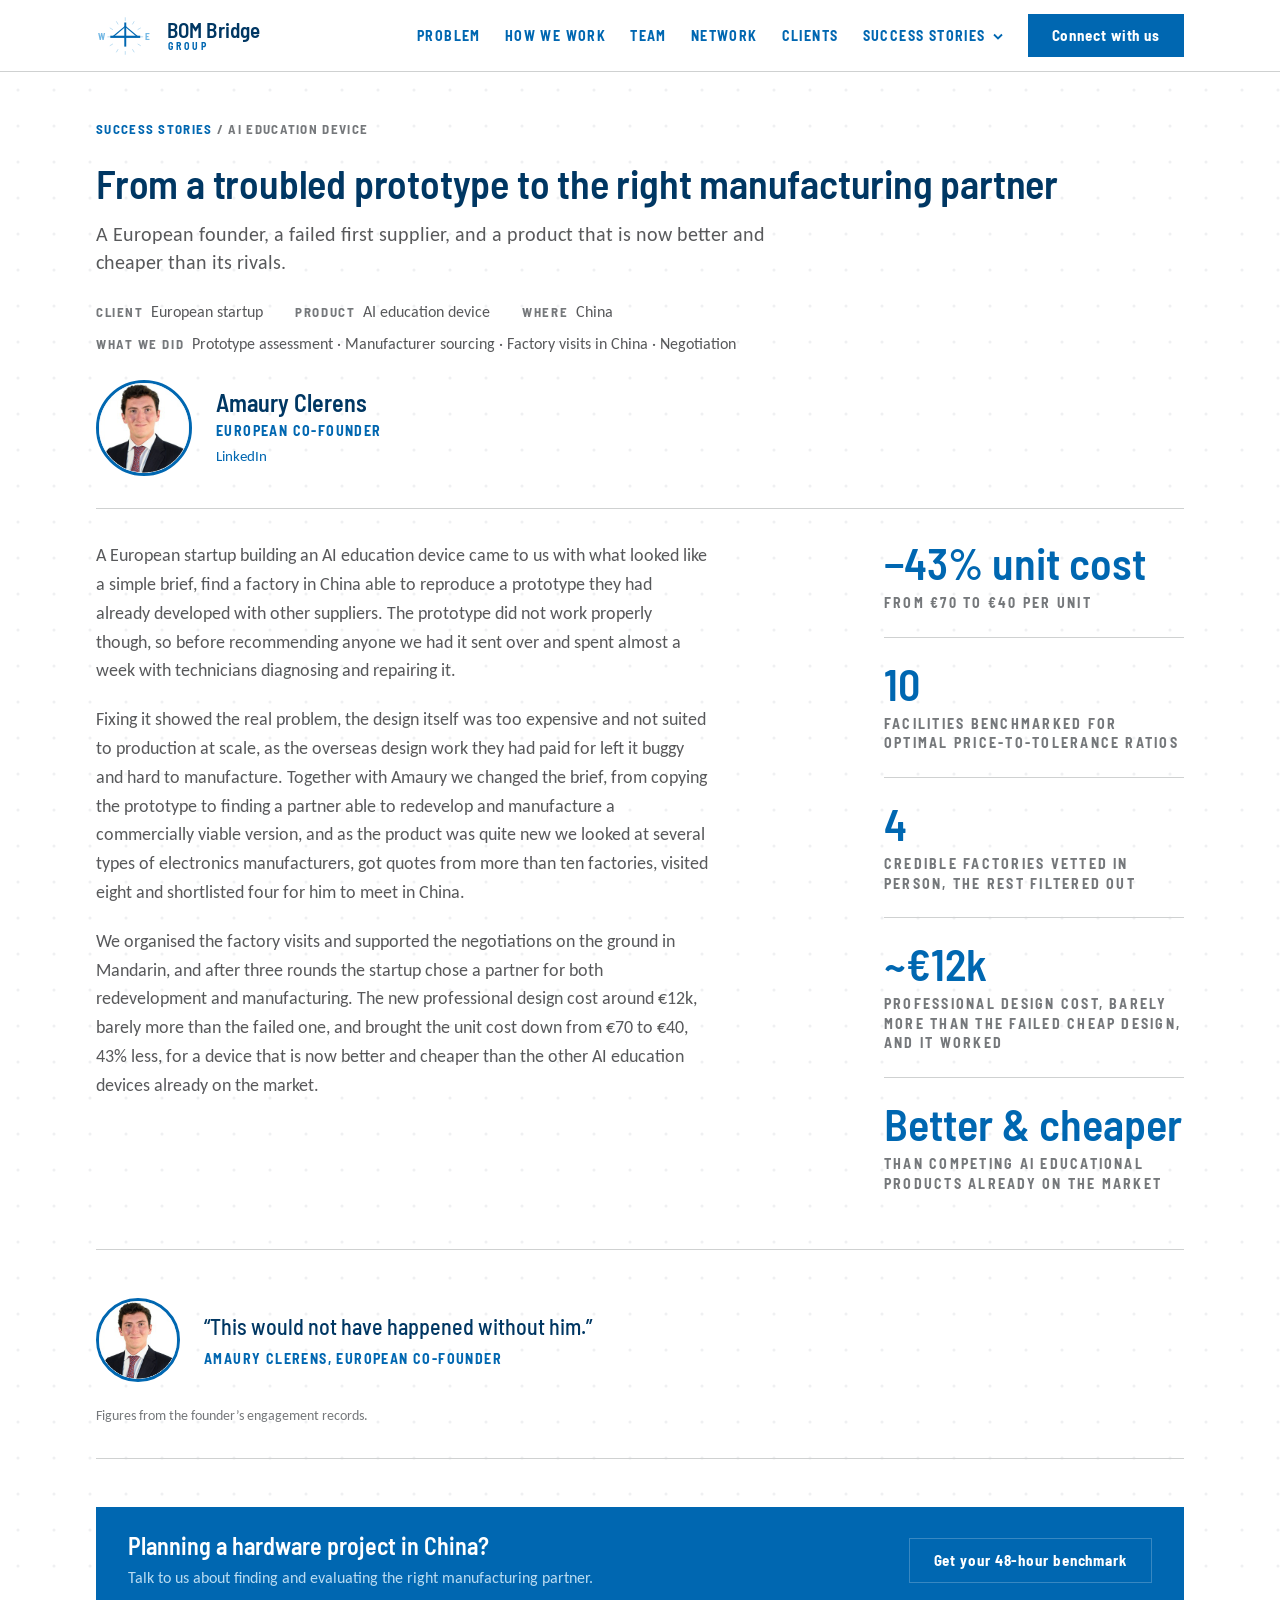
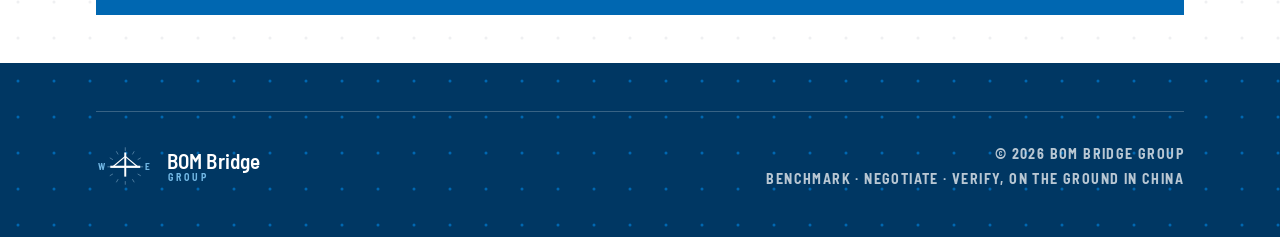
<file: success-stories/ai-education-device/index.html>
<!doctype html>
<html lang="en">
<head>
<meta charset="utf-8">
<meta name="viewport" content="width=device-width, initial-scale=1">
<title>From a troubled prototype to the right manufacturing partner | AI education device | BOM Bridge Group</title>
<meta name="description" content="How BOM Bridge Group helped a European startup repair a faulty prototype of its AI education device, find a partner to redevelop and manufacture it in China, and cut the unit cost from €70 to €40.">
<meta name="theme-color" content="#003763">
<link rel="canonical" href="https://bombridgegroup.com/success-stories/ai-education-device/">
<link rel="icon" href="../../assets/logo/favicon.svg" type="image/svg+xml">

<meta property="og:type" content="article">
<meta property="og:site_name" content="BOM Bridge Group">
<meta property="og:title" content="From a troubled prototype to the right manufacturing partner | AI education device | BOM Bridge Group">
<meta property="og:description" content="How BOM Bridge Group helped a European startup repair a faulty prototype of its AI education device, find a partner to redevelop and manufacture it in China, and cut the unit cost from €70 to €40.">
<meta property="og:url" content="https://bombridgegroup.com/success-stories/ai-education-device/">
<meta property="og:image" content="https://bombridgegroup.com/assets/og/og-image.png">
<meta property="og:image:width" content="1200">
<meta property="og:image:height" content="630">
<meta name="twitter:card" content="summary_large_image">

<script type="application/ld+json">
{"@context": "https://schema.org", "@type": "Article", "headline": "From a troubled prototype to the right manufacturing partner", "description": "How BOM Bridge Group helped a European startup repair a faulty prototype of its AI education device, find a partner to redevelop and manufacture it in China, and cut the unit cost from €70 to €40.", "datePublished": "2026-10-20", "dateModified": "2026-10-20", "author": {"@type": "Organization", "name": "BOM Bridge Group", "url": "https://bombridgegroup.com/", "logo": "https://bombridgegroup.com/assets/logo/compass-blue.png"}, "publisher": {"@type": "Organization", "name": "BOM Bridge Group", "url": "https://bombridgegroup.com/", "logo": "https://bombridgegroup.com/assets/logo/compass-blue.png"}, "mainEntityOfPage": "https://bombridgegroup.com/success-stories/ai-education-device/", "image": "https://bombridgegroup.com/assets/og/og-image.png", "mentions": {"@type": "Person", "name": "Amaury Clerens", "jobTitle": "European co-founder", "sameAs": "https://www.linkedin.com/in/amaury-clerens-979ba7146/", "image": "https://bombridgegroup.com/assets/people/amaury-clerens.jpg"}}
</script>
<script type="application/ld+json">
{"@context": "https://schema.org", "@type": "BreadcrumbList", "itemListElement": [{"@type": "ListItem", "position": 1, "name": "Home", "item": "https://bombridgegroup.com/"}, {"@type": "ListItem", "position": 2, "name": "Success stories", "item": "https://bombridgegroup.com/success-stories/"}, {"@type": "ListItem", "position": 3, "name": "AI education device", "item": "https://bombridgegroup.com/success-stories/ai-education-device/"}]}
</script>

<link rel="preconnect" href="https://fonts.googleapis.com">
<link rel="preconnect" href="https://fonts.gstatic.com" crossorigin>
<link href="https://fonts.googleapis.com/css2?family=Barlow+Semi+Condensed:wght@400;500;600;700&family=Carlito:ital,wght@0,400;0,700;1,400&display=swap" rel="stylesheet">
<link rel="stylesheet" href="../../css/tokens.css">
<link rel="stylesheet" href="../../css/main.css">
</head>
<body>

<a class="skip" href="#top">Skip to content</a>

<header class="topbar">
  <div class="topbar-inner">
    <a class="brand" href="../../" aria-label="BOM Bridge Group, home">
      <svg viewBox="-13 -4 90 61.5" xmlns="http://www.w3.org/2000/svg" role="img" aria-label="BOM Bridge Group compass mark">
        <path d="M54 28 H59.5 M10 28 H4.5 M32 3.5 V-2 M32 50 V55.5" stroke="#B8DBF1" stroke-width="1.4" fill="none"/>
        <path d="M51.05 17 L55.82 14.25 M43 8.95 L45.75 4.18 M21 8.95 L18.25 4.18 M12.95 17 L8.18 14.25 M51.05 39 L55.82 41.75 M43 47.05 L45.75 51.82 M21 47.05 L18.25 51.82 M12.95 39 L8.18 41.75" stroke="#B8DBF1" stroke-width="1.4" fill="none"/>
        <text x="-9.5" y="33" font-family="Bahnschrift,'Barlow Semi Condensed',sans-serif" font-size="14.3" font-weight="700" fill="#71B7E4">W</text>
        <text x="62" y="33" font-family="Bahnschrift,'Barlow Semi Condensed',sans-serif" font-size="14.3" font-weight="700" fill="#71B7E4">E</text>
        <path d="M9 28 H55" stroke="#0067B1" stroke-width="3.4" fill="none"/>
        <path d="M32 6 V43.1" stroke="#0067B1" stroke-width="3"/>
        <path d="M32 12 L13 28" stroke="#0067B1" stroke-width="1.8" fill="none"/>
        <path d="M32 12 L51 28" stroke="#0067B1" stroke-width="1.8" fill="none"/>
      </svg>
      <span class="brand-text">
        <span class="brand-name">BOM Bridge</span>
        <span class="brand-sub">Group</span>
      </span>
    </a>
    <button class="btn btn--secondary nav-toggle" aria-expanded="false" aria-controls="site-nav">Menu</button>
    <nav class="nav" id="site-nav" aria-label="Main">
      <a href="../../#problem">Problem</a>
      <a href="../../#how">How we work</a>
      <a href="../../#team">Team</a>
      <a href="../../#network">Network</a>
      <a href="../../#clients">Clients</a>
      <div class="nav-dd">
        <button class="nav-dd-toggle" type="button" aria-expanded="false" aria-controls="nav-stories">Success stories
          <svg width="12" height="12" viewBox="0 0 12 12" aria-hidden="true"><path d="M2 4.5 L6 8.5 L10 4.5" fill="none" stroke="currentColor" stroke-width="1.8"/></svg>
        </button>
        <div class="nav-dd-panel" id="nav-stories" hidden>
          <a href="../../success-stories/ai-education-device/">AI education device</a>
          <a href="../../success-stories/sleke/">SLEKE, smartphone</a>
          <a href="../../success-stories/">All success stories</a>
        </div>
      </div>
      <a class="btn" href="../../#connect">Connect with us</a>
    </nav>
  </div>
</header>

<main id="top">
<article class="section">
  <div class="wrap">
    <p class="eyebrow crumbs"><a href="../../success-stories/">Success stories</a> / AI education device</p>
    <h1>From a troubled prototype to the right manufacturing partner</h1>
    <p class="section-sub">A European founder, a failed first supplier, and a product that is now better and cheaper than its rivals.</p>
    <ul class="story-meta">
      <li><b>Client</b>European startup</li>
      <li><b>Product</b>AI education device</li>
      <li><b>Where</b>China</li>
      <li><b>What we did</b>Prototype assessment · Manufacturer sourcing · Factory visits in China · Negotiation</li>
    </ul>
    <div class="person" style="padding-bottom:0">
      <div class="portrait"><img src="../../assets/people/amaury-clerens.jpg" alt="Portrait of Amaury Clerens" width="240" height="240"></div>
      <div>
        <h3>Amaury Clerens</h3>
        <p class="role">European co-founder</p>
        <p class="cv"><a href="https://www.linkedin.com/in/amaury-clerens-979ba7146/" rel="noopener" target="_blank">LinkedIn</a></p>
      </div>
    </div>
    <hr class="rule">
    <div class="story-grid">
      <div class="story-body">
        <p>A European startup building an AI education device came to us with what looked like a simple brief, find a factory in China able to reproduce a prototype they had already developed with other suppliers. The prototype did not work properly though, so before recommending anyone we had it sent over and spent almost a week with technicians diagnosing and repairing it.</p>
        <p>Fixing it showed the real problem, the design itself was too expensive and not suited to production at scale, as the overseas design work they had paid for left it buggy and hard to manufacture. Together with Amaury we changed the brief, from copying the prototype to finding a partner able to redevelop and manufacture a commercially viable version, and as the product was quite new we looked at several types of electronics manufacturers, got quotes from more than ten factories, visited eight and shortlisted four for him to meet in China.</p>
        <p>We organised the factory visits and supported the negotiations on the ground in Mandarin, and after three rounds the startup chose a partner for both redevelopment and manufacturing. The new professional design cost around €12k, barely more than the failed one, and brought the unit cost down from €70 to €40, 43% less, for a device that is now better and cheaper than the other AI education devices already on the market.</p>
      </div>
      <aside class="story-aside" aria-label="Key figures">
        <div class="stat"><p class="figure">−43% unit cost<span class="figure-label" style="display:block">From €70 to €40 per unit</span></p></div>
        <div class="stat"><p class="figure">10<span class="figure-label" style="display:block">Facilities benchmarked for optimal price-to-tolerance ratios</span></p></div>
        <div class="stat"><p class="figure">4<span class="figure-label" style="display:block">Credible factories vetted in person, the rest filtered out</span></p></div>
        <div class="stat"><p class="figure">~€12k<span class="figure-label" style="display:block">Professional design cost, barely more than the failed cheap design, and it worked</span></p></div>
        <div class="stat"><p class="figure">Better &amp; cheaper<span class="figure-label" style="display:block">Than competing AI educational products already on the market</span></p></div>
      </aside>
    </div>
    <hr class="rule">
    <div class="story-quote">
      <div class="portrait"><img src="../../assets/people/amaury-clerens.jpg" alt="" width="240" height="240" loading="lazy"></div>
      <blockquote class="quote quote--closer" style="margin:0">“This would not have happened without him.”
        <span class="quote-attr"><a href="https://www.linkedin.com/in/amaury-clerens-979ba7146/" rel="noopener" target="_blank">Amaury Clerens, European co-founder</a></span>
      </blockquote>
    </div>
    <p class="footnote">Figures from the founder’s engagement records.</p>
    <hr class="rule">
    <div class="callout story-cta">
      <div>
        <h3>Planning a hardware project in China?</h3>
        <p>Talk to us about finding and evaluating the right manufacturing partner.</p>
      </div>
      <a class="btn btn--on-dark" href="../../#connect">Get your 48-hour benchmark</a>
    </div>
  </div>
</article>
</main>

<footer class="footer">
  <div class="wrap">
    <div class="footer-inner">
      <div class="brand" aria-label="BOM Bridge Group">
        <svg viewBox="-13 -4 90 61.5" xmlns="http://www.w3.org/2000/svg" role="img" aria-label="BOM Bridge Group compass mark" style="height:40px;width:auto">
        <path d="M54 28 H59.5 M10 28 H4.5 M32 3.5 V-2 M32 50 V55.5" stroke="rgba(184,219,241,0.45)" stroke-width="1.4" fill="none"/>
        <path d="M51.05 17 L55.82 14.25 M43 8.95 L45.75 4.18 M21 8.95 L18.25 4.18 M12.95 17 L8.18 14.25 M51.05 39 L55.82 41.75 M43 47.05 L45.75 51.82 M21 47.05 L18.25 51.82 M12.95 39 L8.18 41.75" stroke="rgba(184,219,241,0.45)" stroke-width="1.4" fill="none"/>
        <text x="-9.5" y="33" font-family="Bahnschrift,'Barlow Semi Condensed',sans-serif" font-size="14.3" font-weight="700" fill="#71B7E4">W</text>
        <text x="62" y="33" font-family="Bahnschrift,'Barlow Semi Condensed',sans-serif" font-size="14.3" font-weight="700" fill="#71B7E4">E</text>
        <path d="M9 28 H55" stroke="#FFFFFF" stroke-width="3.4" fill="none"/>
        <path d="M32 6 V43.1" stroke="#FFFFFF" stroke-width="3"/>
        <path d="M32 12 L13 28" stroke="#FFFFFF" stroke-width="1.8" fill="none"/>
        <path d="M32 12 L51 28" stroke="#FFFFFF" stroke-width="1.8" fill="none"/>
      </svg>
        <span class="brand-text">
          <span class="brand-name">BOM Bridge</span>
          <span class="brand-sub">Group</span>
        </span>
      </div>
      <div class="footer-labels">
        <span>© 2026 BOM Bridge Group</span>
        <span>Benchmark · Negotiate · Verify, On the ground in China</span>
      </div>
    </div>
  </div>
</footer>

<script src="../../js/site.js"></script>
</body>
</html>
</file>
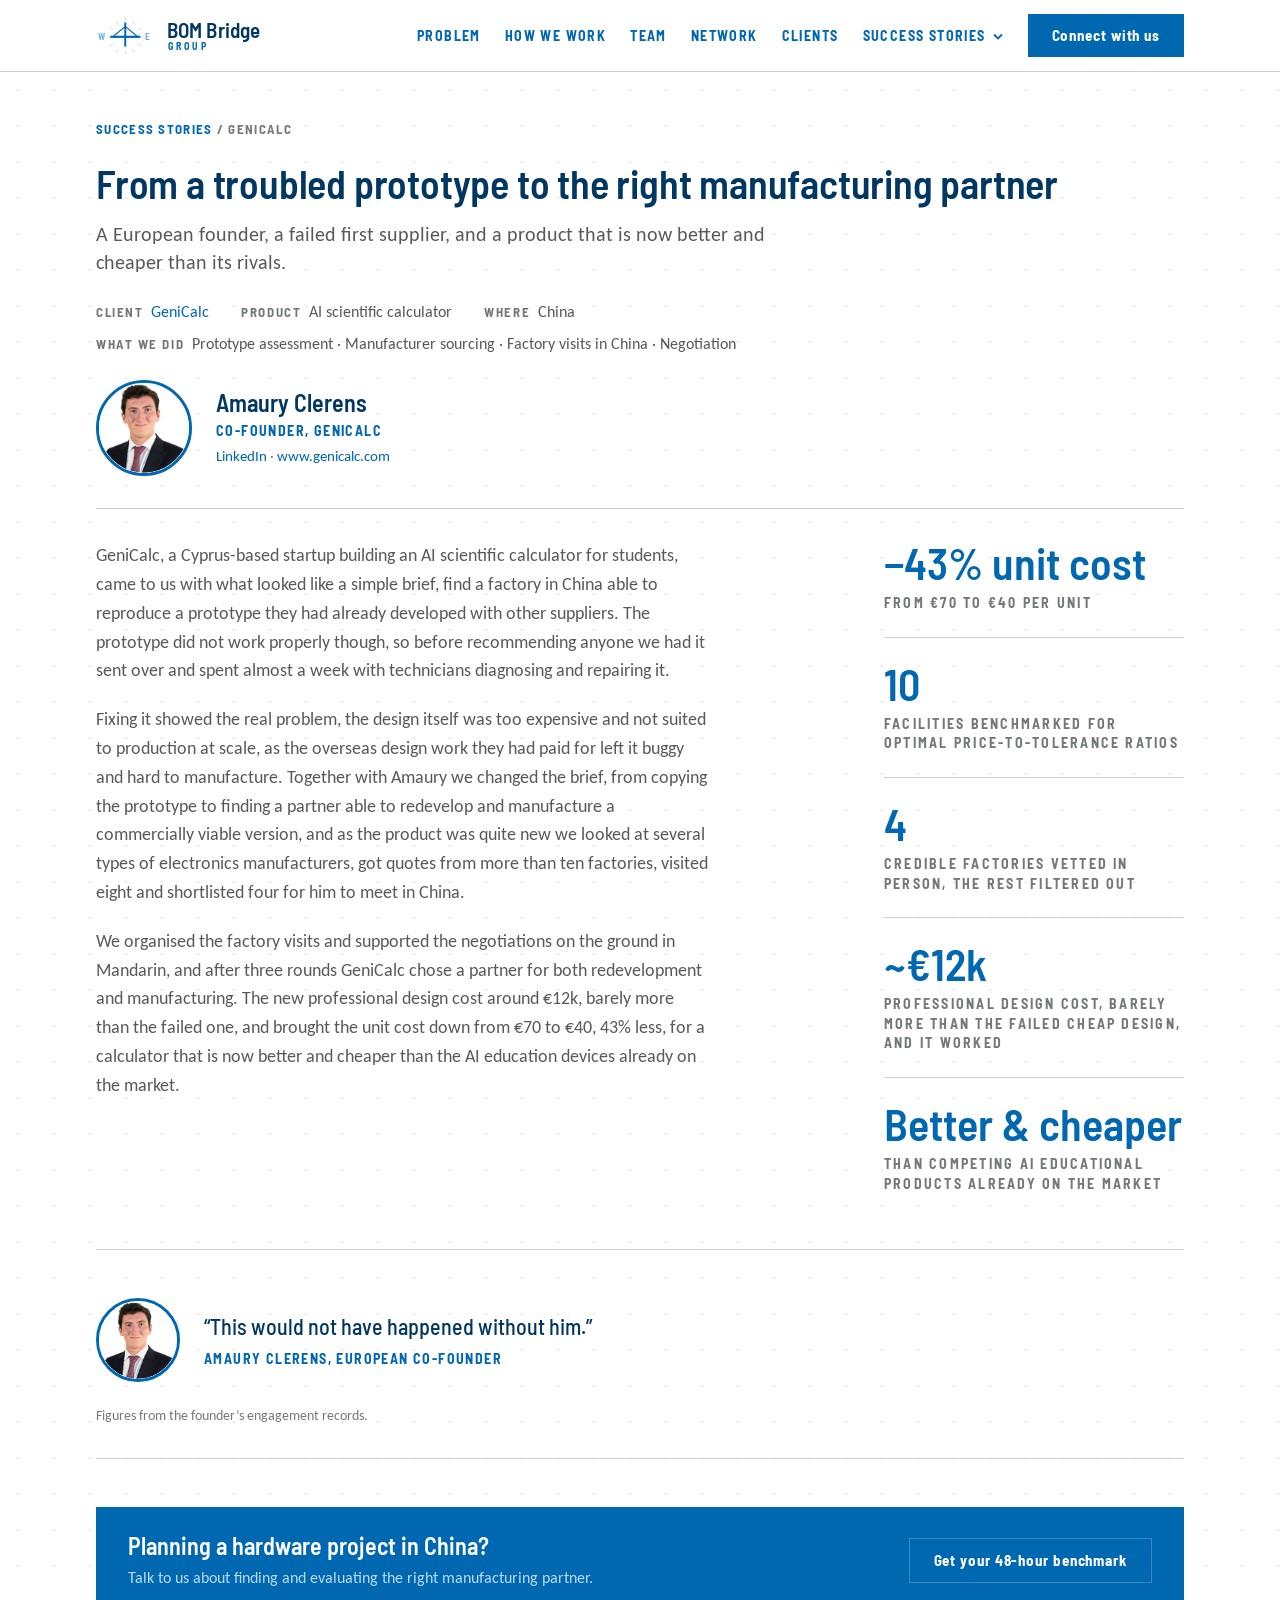
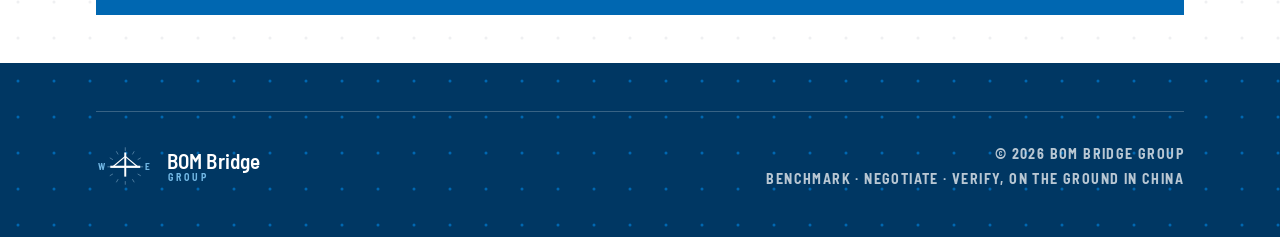
<file: success-stories/genicalc/index.html>
<!doctype html>
<html lang="en">
<head>
<meta charset="utf-8">
<meta name="viewport" content="width=device-width, initial-scale=1">
<title>From a troubled prototype to the right manufacturing partner | GeniCalc | BOM Bridge Group</title>
<meta name="description" content="How BOM Bridge Group helped GeniCalc repair a faulty prototype of its AI scientific calculator, find a partner to redevelop and manufacture it in China, and cut the unit cost from €70 to €40.">
<meta name="theme-color" content="#003763">
<link rel="canonical" href="https://bombridgegroup.com/success-stories/genicalc/">
<link rel="icon" href="../../assets/logo/favicon.svg" type="image/svg+xml">

<meta property="og:type" content="article">
<meta property="og:site_name" content="BOM Bridge Group">
<meta property="og:title" content="From a troubled prototype to the right manufacturing partner | GeniCalc | BOM Bridge Group">
<meta property="og:description" content="How BOM Bridge Group helped GeniCalc repair a faulty prototype of its AI scientific calculator, find a partner to redevelop and manufacture it in China, and cut the unit cost from €70 to €40.">
<meta property="og:url" content="https://bombridgegroup.com/success-stories/genicalc/">
<meta property="og:image" content="https://bombridgegroup.com/assets/og/og-image.png">
<meta property="og:image:width" content="1200">
<meta property="og:image:height" content="630">
<meta name="twitter:card" content="summary_large_image">

<script type="application/ld+json">
{"@context": "https://schema.org", "@type": "Article", "headline": "From a troubled prototype to the right manufacturing partner", "description": "How BOM Bridge Group helped GeniCalc repair a faulty prototype of its AI scientific calculator, find a partner to redevelop and manufacture it in China, and cut the unit cost from €70 to €40.", "datePublished": "2026-10-20", "dateModified": "2026-10-20", "author": {"@type": "Organization", "name": "BOM Bridge Group", "url": "https://bombridgegroup.com/", "logo": "https://bombridgegroup.com/assets/logo/compass-blue.png"}, "publisher": {"@type": "Organization", "name": "BOM Bridge Group", "url": "https://bombridgegroup.com/", "logo": "https://bombridgegroup.com/assets/logo/compass-blue.png"}, "mainEntityOfPage": "https://bombridgegroup.com/success-stories/genicalc/", "image": "https://bombridgegroup.com/assets/og/og-image.png", "about": {"@type": "Organization", "name": "GeniCalc", "url": "https://www.genicalc.com/"}, "mentions": {"@type": "Person", "name": "Amaury Clerens", "jobTitle": "Co-founder, GeniCalc", "sameAs": "https://www.linkedin.com/in/amaury-clerens-979ba7146/", "image": "https://bombridgegroup.com/assets/people/amaury-clerens.jpg"}}
</script>
<script type="application/ld+json">
{"@context": "https://schema.org", "@type": "BreadcrumbList", "itemListElement": [{"@type": "ListItem", "position": 1, "name": "Home", "item": "https://bombridgegroup.com/"}, {"@type": "ListItem", "position": 2, "name": "Success stories", "item": "https://bombridgegroup.com/success-stories/"}, {"@type": "ListItem", "position": 3, "name": "GeniCalc", "item": "https://bombridgegroup.com/success-stories/genicalc/"}]}
</script>

<link rel="preconnect" href="https://fonts.googleapis.com">
<link rel="preconnect" href="https://fonts.gstatic.com" crossorigin>
<link href="https://fonts.googleapis.com/css2?family=Barlow+Semi+Condensed:wght@400;500;600;700&family=Carlito:ital,wght@0,400;0,700;1,400&display=swap" rel="stylesheet">
<link rel="stylesheet" href="../../css/tokens.css">
<link rel="stylesheet" href="../../css/main.css">
</head>
<body>

<a class="skip" href="#top">Skip to content</a>

<header class="topbar">
  <div class="topbar-inner">
    <a class="brand" href="../../" aria-label="BOM Bridge Group, home">
      <svg viewBox="-13 -4 90 61.5" xmlns="http://www.w3.org/2000/svg" role="img" aria-label="BOM Bridge Group compass mark">
        <path d="M54 28 H59.5 M10 28 H4.5 M32 3.5 V-2 M32 50 V55.5" stroke="#B8DBF1" stroke-width="1.4" fill="none"/>
        <path d="M51.05 17 L55.82 14.25 M43 8.95 L45.75 4.18 M21 8.95 L18.25 4.18 M12.95 17 L8.18 14.25 M51.05 39 L55.82 41.75 M43 47.05 L45.75 51.82 M21 47.05 L18.25 51.82 M12.95 39 L8.18 41.75" stroke="#B8DBF1" stroke-width="1.4" fill="none"/>
        <text x="-9.5" y="33" font-family="Bahnschrift,'Barlow Semi Condensed',sans-serif" font-size="14.3" font-weight="700" fill="#71B7E4">W</text>
        <text x="62" y="33" font-family="Bahnschrift,'Barlow Semi Condensed',sans-serif" font-size="14.3" font-weight="700" fill="#71B7E4">E</text>
        <path d="M9 28 H55" stroke="#0067B1" stroke-width="3.4" fill="none"/>
        <path d="M32 6 V43.1" stroke="#0067B1" stroke-width="3"/>
        <path d="M32 12 L13 28" stroke="#0067B1" stroke-width="1.8" fill="none"/>
        <path d="M32 12 L51 28" stroke="#0067B1" stroke-width="1.8" fill="none"/>
      </svg>
      <span class="brand-text">
        <span class="brand-name">BOM Bridge</span>
        <span class="brand-sub">Group</span>
      </span>
    </a>
    <button class="btn btn--secondary nav-toggle" aria-expanded="false" aria-controls="site-nav">Menu</button>
    <nav class="nav" id="site-nav" aria-label="Main">
      <a href="../../#problem">Problem</a>
      <a href="../../#how">How we work</a>
      <a href="../../#team">Team</a>
      <a href="../../#network">Network</a>
      <a href="../../#clients">Clients</a>
      <div class="nav-dd">
        <button class="nav-dd-toggle" type="button" aria-expanded="false" aria-controls="nav-stories">Success stories
          <svg width="12" height="12" viewBox="0 0 12 12" aria-hidden="true"><path d="M2 4.5 L6 8.5 L10 4.5" fill="none" stroke="currentColor" stroke-width="1.8"/></svg>
        </button>
        <div class="nav-dd-panel" id="nav-stories" hidden>
          <a href="../../success-stories/genicalc/">GeniCalc, AI calculator</a>
          <a href="../../success-stories/sleke/">SLEKE, smartphone</a>
          <a href="../../success-stories/">All success stories</a>
        </div>
      </div>
      <a class="btn" href="../../#connect">Connect with us</a>
    </nav>
  </div>
</header>

<main id="top">
<article class="section">
  <div class="wrap">
    <p class="eyebrow crumbs"><a href="../../success-stories/">Success stories</a> / GeniCalc</p>
    <h1>From a troubled prototype to the right manufacturing partner</h1>
    <p class="section-sub">A European founder, a failed first supplier, and a product that is now better and cheaper than its rivals.</p>
    <ul class="story-meta">
      <li><b>Client</b><a href="https://www.genicalc.com/" rel="noopener" target="_blank">GeniCalc</a></li>
      <li><b>Product</b>AI scientific calculator</li>
      <li><b>Where</b>China</li>
      <li><b>What we did</b>Prototype assessment · Manufacturer sourcing · Factory visits in China · Negotiation</li>
    </ul>
    <div class="person" style="padding-bottom:0">
      <div class="portrait"><img src="../../assets/people/amaury-clerens.jpg" alt="Portrait of Amaury Clerens" width="240" height="240"></div>
      <div>
        <h3>Amaury Clerens</h3>
        <p class="role">Co-founder, GeniCalc</p>
        <p class="cv"><a href="https://www.linkedin.com/in/amaury-clerens-979ba7146/" rel="noopener" target="_blank">LinkedIn</a> · <a href="https://www.genicalc.com/" rel="noopener" target="_blank">www.genicalc.com</a></p>
      </div>
    </div>
    <hr class="rule">
    <div class="story-grid">
      <div class="story-body">
        <p>GeniCalc, a Cyprus-based startup building an AI scientific calculator for students, came to us with what looked like a simple brief, find a factory in China able to reproduce a prototype they had already developed with other suppliers. The prototype did not work properly though, so before recommending anyone we had it sent over and spent almost a week with technicians diagnosing and repairing it.</p>
        <p>Fixing it showed the real problem, the design itself was too expensive and not suited to production at scale, as the overseas design work they had paid for left it buggy and hard to manufacture. Together with Amaury we changed the brief, from copying the prototype to finding a partner able to redevelop and manufacture a commercially viable version, and as the product was quite new we looked at several types of electronics manufacturers, got quotes from more than ten factories, visited eight and shortlisted four for him to meet in China.</p>
        <p>We organised the factory visits and supported the negotiations on the ground in Mandarin, and after three rounds GeniCalc chose a partner for both redevelopment and manufacturing. The new professional design cost around €12k, barely more than the failed one, and brought the unit cost down from €70 to €40, 43% less, for a calculator that is now better and cheaper than the AI education devices already on the market.</p>
      </div>
      <aside class="story-aside" aria-label="Key figures">
        <div class="stat"><p class="figure">−43% unit cost<span class="figure-label" style="display:block">From €70 to €40 per unit</span></p></div>
        <div class="stat"><p class="figure">10<span class="figure-label" style="display:block">Facilities benchmarked for optimal price-to-tolerance ratios</span></p></div>
        <div class="stat"><p class="figure">4<span class="figure-label" style="display:block">Credible factories vetted in person, the rest filtered out</span></p></div>
        <div class="stat"><p class="figure">~€12k<span class="figure-label" style="display:block">Professional design cost, barely more than the failed cheap design, and it worked</span></p></div>
        <div class="stat"><p class="figure">Better &amp; cheaper<span class="figure-label" style="display:block">Than competing AI educational products already on the market</span></p></div>
      </aside>
    </div>
    <hr class="rule">
    <div class="story-quote">
      <div class="portrait"><img src="../../assets/people/amaury-clerens.jpg" alt="" width="240" height="240" loading="lazy"></div>
      <blockquote class="quote quote--closer" style="margin:0">“This would not have happened without him.”
        <span class="quote-attr"><a href="https://www.linkedin.com/in/amaury-clerens-979ba7146/" rel="noopener" target="_blank">Amaury Clerens, European co-founder</a></span>
      </blockquote>
    </div>
    <p class="footnote">Figures from the founder’s engagement records.</p>
    <hr class="rule">
    <div class="callout story-cta">
      <div>
        <h3>Planning a hardware project in China?</h3>
        <p>Talk to us about finding and evaluating the right manufacturing partner.</p>
      </div>
      <a class="btn btn--on-dark" href="../../#connect">Get your 48-hour benchmark</a>
    </div>
  </div>
</article>
</main>

<footer class="footer">
  <div class="wrap">
    <div class="footer-inner">
      <div class="brand" aria-label="BOM Bridge Group">
        <svg viewBox="-13 -4 90 61.5" xmlns="http://www.w3.org/2000/svg" role="img" aria-label="BOM Bridge Group compass mark" style="height:40px;width:auto">
        <path d="M54 28 H59.5 M10 28 H4.5 M32 3.5 V-2 M32 50 V55.5" stroke="rgba(184,219,241,0.45)" stroke-width="1.4" fill="none"/>
        <path d="M51.05 17 L55.82 14.25 M43 8.95 L45.75 4.18 M21 8.95 L18.25 4.18 M12.95 17 L8.18 14.25 M51.05 39 L55.82 41.75 M43 47.05 L45.75 51.82 M21 47.05 L18.25 51.82 M12.95 39 L8.18 41.75" stroke="rgba(184,219,241,0.45)" stroke-width="1.4" fill="none"/>
        <text x="-9.5" y="33" font-family="Bahnschrift,'Barlow Semi Condensed',sans-serif" font-size="14.3" font-weight="700" fill="#71B7E4">W</text>
        <text x="62" y="33" font-family="Bahnschrift,'Barlow Semi Condensed',sans-serif" font-size="14.3" font-weight="700" fill="#71B7E4">E</text>
        <path d="M9 28 H55" stroke="#FFFFFF" stroke-width="3.4" fill="none"/>
        <path d="M32 6 V43.1" stroke="#FFFFFF" stroke-width="3"/>
        <path d="M32 12 L13 28" stroke="#FFFFFF" stroke-width="1.8" fill="none"/>
        <path d="M32 12 L51 28" stroke="#FFFFFF" stroke-width="1.8" fill="none"/>
      </svg>
        <span class="brand-text">
          <span class="brand-name">BOM Bridge</span>
          <span class="brand-sub">Group</span>
        </span>
      </div>
      <div class="footer-labels">
        <span>© 2026 BOM Bridge Group</span>
        <span>Benchmark · Negotiate · Verify, On the ground in China</span>
      </div>
    </div>
  </div>
</footer>

<script src="../../js/site.js"></script>
</body>
</html>
</file>
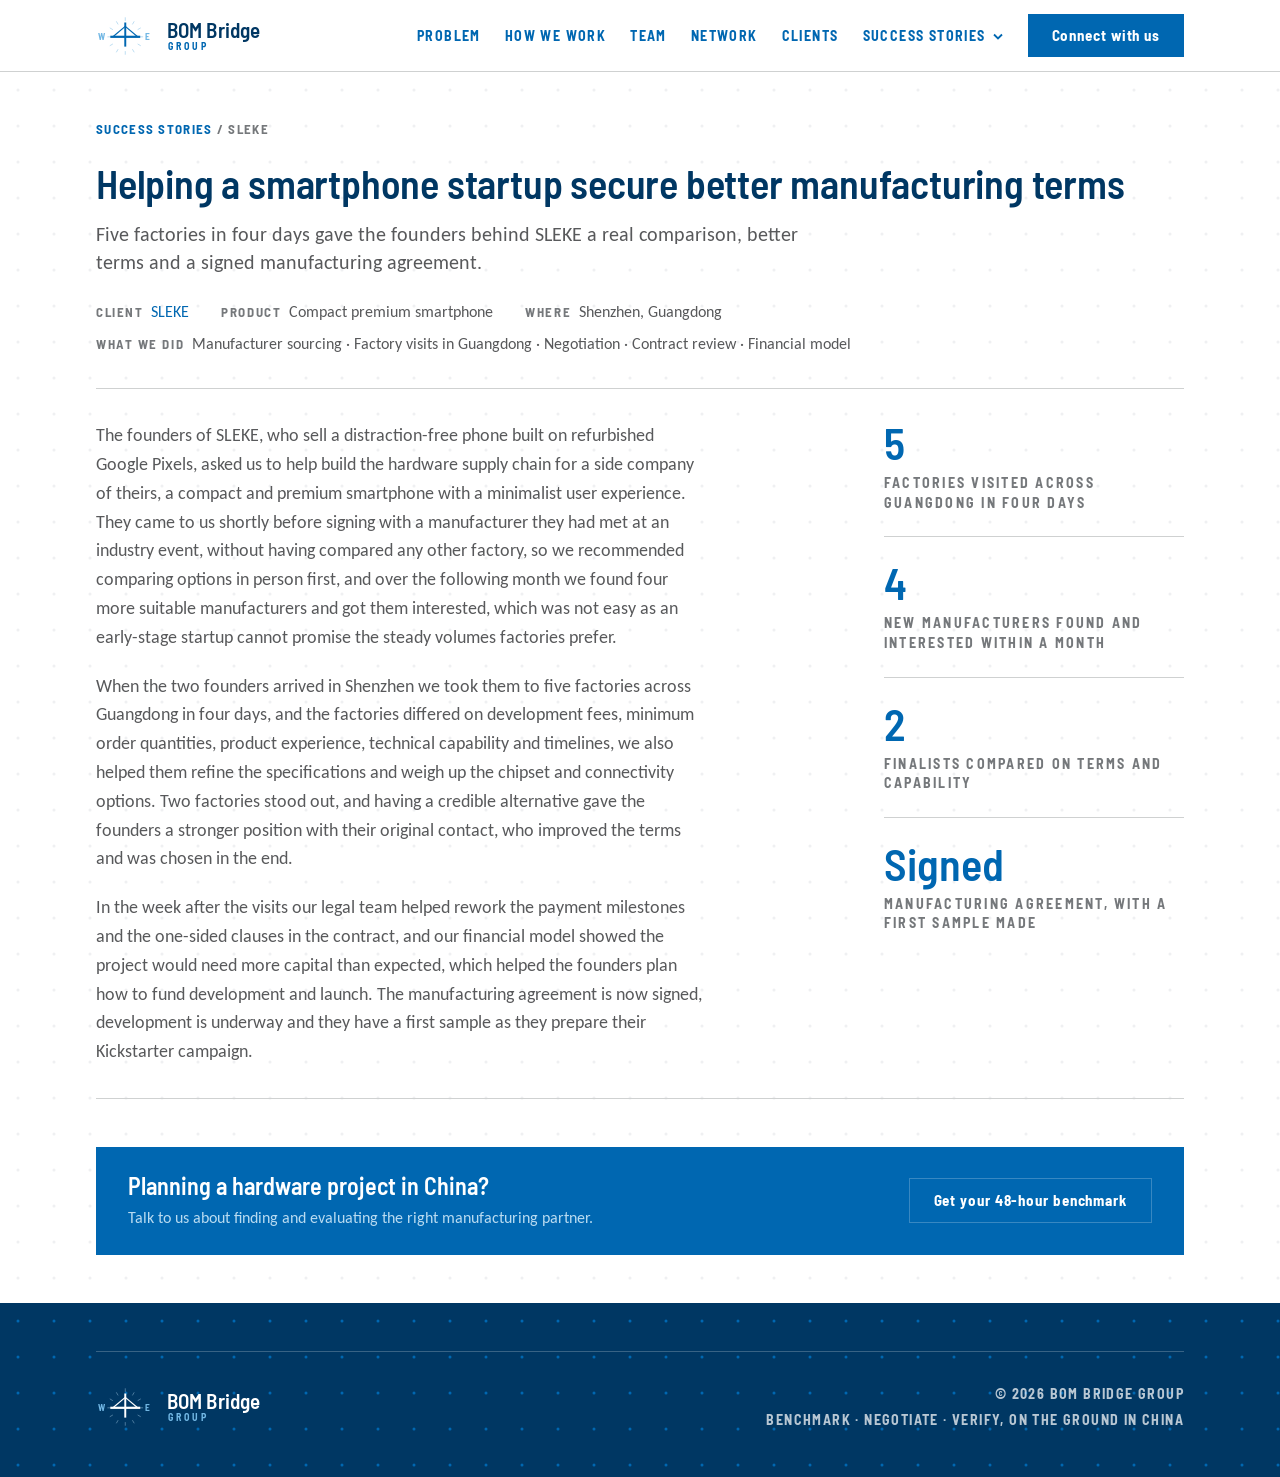
<file: success-stories/sleke/index.html>
<!doctype html>
<html lang="en">
<head>
<meta charset="utf-8">
<meta name="viewport" content="width=device-width, initial-scale=1">
<title>Helping a smartphone startup secure better manufacturing terms | SLEKE | BOM Bridge Group</title>
<meta name="description" content="How BOM Bridge Group built the hardware supply chain for a smartphone project by the founders of SLEKE: five factories in Guangdong in four days, better terms, a revised contract and a financial model.">
<meta name="theme-color" content="#003763">
<link rel="canonical" href="https://bombridgegroup.com/success-stories/sleke/">
<link rel="icon" href="../../assets/logo/favicon.svg" type="image/svg+xml">

<meta property="og:type" content="article">
<meta property="og:site_name" content="BOM Bridge Group">
<meta property="og:title" content="Helping a smartphone startup secure better manufacturing terms | SLEKE | BOM Bridge Group">
<meta property="og:description" content="How BOM Bridge Group built the hardware supply chain for a smartphone project by the founders of SLEKE: five factories in Guangdong in four days, better terms, a revised contract and a financial model.">
<meta property="og:url" content="https://bombridgegroup.com/success-stories/sleke/">
<meta property="og:image" content="https://bombridgegroup.com/assets/og/og-image.png">
<meta property="og:image:width" content="1200">
<meta property="og:image:height" content="630">
<meta name="twitter:card" content="summary_large_image">

<script type="application/ld+json">
{"@context": "https://schema.org", "@type": "Article", "headline": "Helping a smartphone startup secure better manufacturing terms", "description": "How BOM Bridge Group built the hardware supply chain for a smartphone project by the founders of SLEKE: five factories in Guangdong in four days, better terms, a revised contract and a financial model.", "datePublished": "2026-10-20", "dateModified": "2026-10-20", "author": {"@type": "Organization", "name": "BOM Bridge Group", "url": "https://bombridgegroup.com/", "logo": "https://bombridgegroup.com/assets/logo/compass-blue.png"}, "publisher": {"@type": "Organization", "name": "BOM Bridge Group", "url": "https://bombridgegroup.com/", "logo": "https://bombridgegroup.com/assets/logo/compass-blue.png"}, "mainEntityOfPage": "https://bombridgegroup.com/success-stories/sleke/", "image": "https://bombridgegroup.com/assets/og/og-image.png", "about": {"@type": "Organization", "name": "SLEKE", "url": "https://sleke.io/"}}
</script>
<script type="application/ld+json">
{"@context": "https://schema.org", "@type": "BreadcrumbList", "itemListElement": [{"@type": "ListItem", "position": 1, "name": "Home", "item": "https://bombridgegroup.com/"}, {"@type": "ListItem", "position": 2, "name": "Success stories", "item": "https://bombridgegroup.com/success-stories/"}, {"@type": "ListItem", "position": 3, "name": "SLEKE", "item": "https://bombridgegroup.com/success-stories/sleke/"}]}
</script>

<link rel="preconnect" href="https://fonts.googleapis.com">
<link rel="preconnect" href="https://fonts.gstatic.com" crossorigin>
<link href="https://fonts.googleapis.com/css2?family=Barlow+Semi+Condensed:wght@400;500;600;700&family=Carlito:ital,wght@0,400;0,700;1,400&display=swap" rel="stylesheet">
<link rel="stylesheet" href="../../css/tokens.css">
<link rel="stylesheet" href="../../css/main.css">
</head>
<body>

<a class="skip" href="#top">Skip to content</a>

<header class="topbar">
  <div class="topbar-inner">
    <a class="brand" href="../../" aria-label="BOM Bridge Group, home">
      <svg viewBox="-13 -4 90 61.5" xmlns="http://www.w3.org/2000/svg" role="img" aria-label="BOM Bridge Group compass mark">
        <path d="M54 28 H59.5 M10 28 H4.5 M32 3.5 V-2 M32 50 V55.5" stroke="#B8DBF1" stroke-width="1.4" fill="none"/>
        <path d="M51.05 17 L55.82 14.25 M43 8.95 L45.75 4.18 M21 8.95 L18.25 4.18 M12.95 17 L8.18 14.25 M51.05 39 L55.82 41.75 M43 47.05 L45.75 51.82 M21 47.05 L18.25 51.82 M12.95 39 L8.18 41.75" stroke="#B8DBF1" stroke-width="1.4" fill="none"/>
        <text x="-9.5" y="33" font-family="Bahnschrift,'Barlow Semi Condensed',sans-serif" font-size="14.3" font-weight="700" fill="#71B7E4">W</text>
        <text x="62" y="33" font-family="Bahnschrift,'Barlow Semi Condensed',sans-serif" font-size="14.3" font-weight="700" fill="#71B7E4">E</text>
        <path d="M9 28 H55" stroke="#0067B1" stroke-width="3.4" fill="none"/>
        <path d="M32 6 V43.1" stroke="#0067B1" stroke-width="3"/>
        <path d="M32 12 L13 28" stroke="#0067B1" stroke-width="1.8" fill="none"/>
        <path d="M32 12 L51 28" stroke="#0067B1" stroke-width="1.8" fill="none"/>
      </svg>
      <span class="brand-text">
        <span class="brand-name">BOM Bridge</span>
        <span class="brand-sub">Group</span>
      </span>
    </a>
    <button class="btn btn--secondary nav-toggle" aria-expanded="false" aria-controls="site-nav">Menu</button>
    <nav class="nav" id="site-nav" aria-label="Main">
      <a href="../../#problem">Problem</a>
      <a href="../../#how">How we work</a>
      <a href="../../#team">Team</a>
      <a href="../../#network">Network</a>
      <a href="../../#clients">Clients</a>
      <div class="nav-dd">
        <button class="nav-dd-toggle" type="button" aria-expanded="false" aria-controls="nav-stories">Success stories
          <svg width="12" height="12" viewBox="0 0 12 12" aria-hidden="true"><path d="M2 4.5 L6 8.5 L10 4.5" fill="none" stroke="currentColor" stroke-width="1.8"/></svg>
        </button>
        <div class="nav-dd-panel" id="nav-stories" hidden>
          <a href="../../success-stories/ai-education-device/">AI education device</a>
          <a href="../../success-stories/sleke/">SLEKE, smartphone</a>
          <a href="../../success-stories/">All success stories</a>
        </div>
      </div>
      <a class="btn" href="../../#connect">Connect with us</a>
    </nav>
  </div>
</header>

<main id="top">
<article class="section">
  <div class="wrap">
    <p class="eyebrow crumbs"><a href="../../success-stories/">Success stories</a> / SLEKE</p>
    <h1>Helping a smartphone startup secure better manufacturing terms</h1>
    <p class="section-sub">Five factories in four days gave the founders behind SLEKE a real comparison, better terms and a signed manufacturing agreement.</p>
    <ul class="story-meta">
      <li><b>Client</b><a href="https://sleke.io/" rel="noopener" target="_blank">SLEKE</a></li>
      <li><b>Product</b>Compact premium smartphone</li>
      <li><b>Where</b>Shenzhen, Guangdong</li>
      <li><b>What we did</b>Manufacturer sourcing · Factory visits in Guangdong · Negotiation · Contract review · Financial model</li>
    </ul>
    <hr class="rule">
    <div class="story-grid">
      <div class="story-body">
        <p>The founders of SLEKE, who sell a distraction-free phone built on refurbished Google Pixels, asked us to help build the hardware supply chain for a side company of theirs, a compact and premium smartphone with a minimalist user experience. They came to us shortly before signing with a manufacturer they had met at an industry event, without having compared any other factory, so we recommended comparing options in person first, and over the following month we found four more suitable manufacturers and got them interested, which was not easy as an early-stage startup cannot promise the steady volumes factories prefer.</p>
        <p>When the two founders arrived in Shenzhen we took them to five factories across Guangdong in four days, and the factories differed on development fees, minimum order quantities, product experience, technical capability and timelines, we also helped them refine the specifications and weigh up the chipset and connectivity options. Two factories stood out, and having a credible alternative gave the founders a stronger position with their original contact, who improved the terms and was chosen in the end.</p>
        <p>In the week after the visits our legal team helped rework the payment milestones and the one-sided clauses in the contract, and our financial model showed the project would need more capital than expected, which helped the founders plan how to fund development and launch. The manufacturing agreement is now signed, development is underway and they have a first sample as they prepare their Kickstarter campaign.</p>
      </div>
      <aside class="story-aside" aria-label="Key figures">
        <div class="stat"><p class="figure">5<span class="figure-label" style="display:block">Factories visited across Guangdong in four days</span></p></div>
        <div class="stat"><p class="figure">4<span class="figure-label" style="display:block">New manufacturers found and interested within a month</span></p></div>
        <div class="stat"><p class="figure">2<span class="figure-label" style="display:block">Finalists compared on terms and capability</span></p></div>
        <div class="stat"><p class="figure">Signed<span class="figure-label" style="display:block">Manufacturing agreement, with a first sample made</span></p></div>
      </aside>
    </div>
    <hr class="rule">
    <div class="callout story-cta">
      <div>
        <h3>Planning a hardware project in China?</h3>
        <p>Talk to us about finding and evaluating the right manufacturing partner.</p>
      </div>
      <a class="btn btn--on-dark" href="../../#connect">Get your 48-hour benchmark</a>
    </div>
  </div>
</article>
</main>

<footer class="footer">
  <div class="wrap">
    <div class="footer-inner">
      <div class="brand" aria-label="BOM Bridge Group">
        <svg viewBox="-13 -4 90 61.5" xmlns="http://www.w3.org/2000/svg" role="img" aria-label="BOM Bridge Group compass mark" style="height:40px;width:auto">
        <path d="M54 28 H59.5 M10 28 H4.5 M32 3.5 V-2 M32 50 V55.5" stroke="rgba(184,219,241,0.45)" stroke-width="1.4" fill="none"/>
        <path d="M51.05 17 L55.82 14.25 M43 8.95 L45.75 4.18 M21 8.95 L18.25 4.18 M12.95 17 L8.18 14.25 M51.05 39 L55.82 41.75 M43 47.05 L45.75 51.82 M21 47.05 L18.25 51.82 M12.95 39 L8.18 41.75" stroke="rgba(184,219,241,0.45)" stroke-width="1.4" fill="none"/>
        <text x="-9.5" y="33" font-family="Bahnschrift,'Barlow Semi Condensed',sans-serif" font-size="14.3" font-weight="700" fill="#71B7E4">W</text>
        <text x="62" y="33" font-family="Bahnschrift,'Barlow Semi Condensed',sans-serif" font-size="14.3" font-weight="700" fill="#71B7E4">E</text>
        <path d="M9 28 H55" stroke="#FFFFFF" stroke-width="3.4" fill="none"/>
        <path d="M32 6 V43.1" stroke="#FFFFFF" stroke-width="3"/>
        <path d="M32 12 L13 28" stroke="#FFFFFF" stroke-width="1.8" fill="none"/>
        <path d="M32 12 L51 28" stroke="#FFFFFF" stroke-width="1.8" fill="none"/>
      </svg>
        <span class="brand-text">
          <span class="brand-name">BOM Bridge</span>
          <span class="brand-sub">Group</span>
        </span>
      </div>
      <div class="footer-labels">
        <span>© 2026 BOM Bridge Group</span>
        <span>Benchmark · Negotiate · Verify, On the ground in China</span>
      </div>
    </div>
  </div>
</footer>

<script src="../../js/site.js"></script>
</body>
</html>
</file>
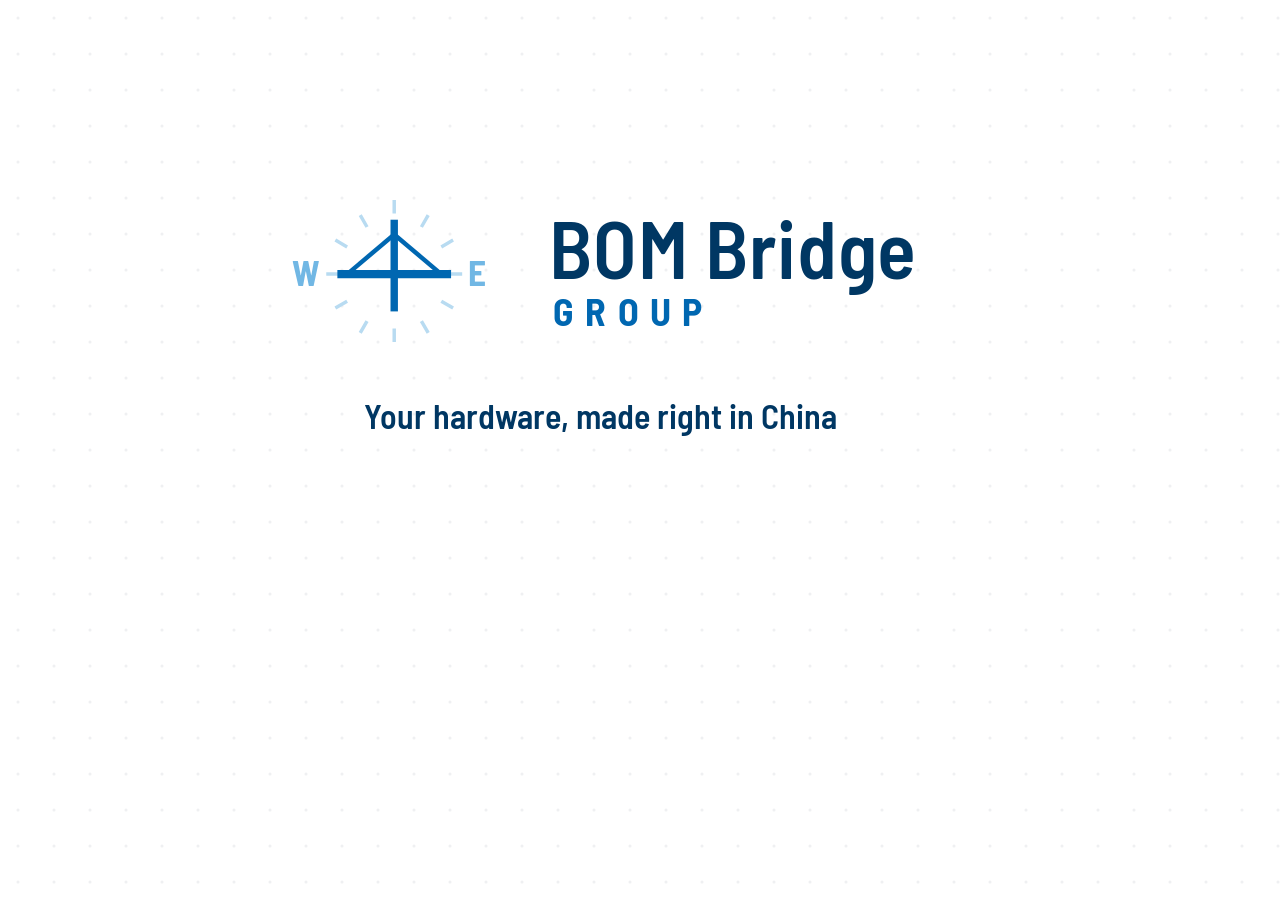
<file: tools/og-source.html>
<!doctype html>
<html lang="en">
<head>
<meta charset="utf-8">
<title>og-image source</title>
<link href="https://fonts.googleapis.com/css2?family=Barlow+Semi+Condensed:wght@600;700&display=swap" rel="stylesheet">
<style>
  html, body { margin:0; padding:0; }
  body {
    width:1200px; height:630px;
    background:#FFFFFF url('../assets/backgrounds/dots-light.svg');
    display:flex; flex-direction:column; align-items:center; justify-content:center;
    gap:48px; overflow:hidden;
  }
  .lockup { display:flex; align-items:center; gap:44px; }
  .lockup svg { height:152px; width:auto; display:block; }
  .words { display:flex; flex-direction:column; }
  .name {
    font-family:Bahnschrift,'Barlow Semi Condensed',sans-serif;
    font-size:80px; font-weight:600; line-height:1.02; letter-spacing:0.01em;
    color:#003763;
  }
  .group {
    font-family:Bahnschrift,'Barlow Semi Condensed',sans-serif;
    font-size:38px; font-weight:700; letter-spacing:0.30em; text-transform:uppercase;
    color:#0067B1; margin-left:3.6px;
  }
  .tag {
    font-family:Bahnschrift,'Barlow Semi Condensed',sans-serif;
    font-size:34px; font-weight:600; color:#003763;
  }
</style>
</head>
<body>
  <div class="lockup">
    <svg viewBox="-13 -4 90 61.5" xmlns="http://www.w3.org/2000/svg">
      <path d="M54 28 H59.5 M10 28 H4.5 M32 3.5 V-2 M32 50 V55.5" stroke="#B8DBF1" stroke-width="1.4" fill="none"/>
      <path d="M51.05 17 L55.82 14.25 M43 8.95 L45.75 4.18 M21 8.95 L18.25 4.18 M12.95 17 L8.18 14.25 M51.05 39 L55.82 41.75 M43 47.05 L45.75 51.82 M21 47.05 L18.25 51.82 M12.95 39 L8.18 41.75" stroke="#B8DBF1" stroke-width="1.4" fill="none"/>
      <text x="-9.5" y="33" font-family="Bahnschrift,'Barlow Semi Condensed',sans-serif" font-size="14.3" font-weight="700" fill="#71B7E4">W</text>
      <text x="62" y="33" font-family="Bahnschrift,'Barlow Semi Condensed',sans-serif" font-size="14.3" font-weight="700" fill="#71B7E4">E</text>
      <path d="M9 28 H55" stroke="#0067B1" stroke-width="3.4" fill="none"/>
      <path d="M32 6 V43.1" stroke="#0067B1" stroke-width="3"/>
      <path d="M32 12 L13 28" stroke="#0067B1" stroke-width="1.8" fill="none"/>
      <path d="M32 12 L51 28" stroke="#0067B1" stroke-width="1.8" fill="none"/>
    </svg>
    <div class="words">
      <span class="name">BOM Bridge</span>
      <span class="group">Group</span>
    </div>
  </div>
  <div class="tag">Your hardware, made right in China</div>
</body>
</html>
</file>
<file: css/tokens.css>
/* BOM Bridge Group design tokens — values are verbatim from
   "BOM Bridge Group - Design System.md" §2 (colour) and §3 (type). */
:root {
  --navy:#003763; --blue:#0067B1; --blue-mid:#1976B9; --blue-light:#71B7E4;
  --blue-pale:#B8DBF1; --blue-tint:#EBF3F9;
  --ink:#58595B; --ink-soft:#75787B; --grey:#AFB2B3; --line:#CFD1D1; --paper:#FFFFFF;
  --red:#BF4634; --red-line:#F7D2CD; --red-tint:#FDF3F1;
  --line-on-dark:rgba(255,255,255,0.22);
  --label-on-dark:rgba(255,255,255,0.72);

  --font-display:Bahnschrift,"Barlow Semi Condensed","DIN Alternate",sans-serif;
  --font-body:Calibri,Carlito,"Segoe UI",sans-serif;
  --font-cjk:"Microsoft YaHei","PingFang SC","Noto Sans SC",sans-serif;

  --s1:8px; --s2:16px; --s3:24px; --s4:32px; --s5:48px; --s6:64px; --s7:96px;
  --wrap:1280px; --gutter:96px;
}
</file>
<file: css/main.css>
/* BOM Bridge Group — layout and components per design system §3–§5.
   Square corners everywhere except .portrait; no shadows, gradients or blur. */

*, *::before, *::after { box-sizing:border-box; }

html { scroll-behavior:smooth; }
@media (prefers-reduced-motion: reduce) { html { scroll-behavior:auto; } }

body {
  margin:0;
  background:var(--paper) url('../assets/backgrounds/dots-light.svg');
  color:var(--ink);
  font:400 17px/1.5 var(--font-body);
}

/* ---------- Type ---------- */

h1, h2, h3, h4 { color:var(--navy); font-family:var(--font-display); margin:0; }
h1 { font-size:40px; font-weight:600; line-height:1.05; letter-spacing:-0.005em; }
h2 { font-size:28px; font-weight:600; line-height:1.1; }
h3 { font-size:22px; font-weight:600; line-height:1.15; }

.hero-title { font-size:64px; font-weight:600; line-height:1.02; letter-spacing:-0.01em; }

.eyebrow {
  font:700 14px/1 var(--font-display);
  letter-spacing:0.16em; text-transform:uppercase;
  color:var(--blue); margin:0 0 var(--s2);
}
.lead { font-size:20px; line-height:1.4; margin:0; }
.small { font-size:15px; line-height:1.4; }
p { margin:0; }
p + p { margin-top:var(--s2); }

a { color:var(--blue); text-decoration:none; }
a:hover { color:var(--navy); text-decoration:underline; }
:focus-visible { outline:2px solid var(--blue); outline-offset:2px; }

/* ---------- Page scaffolding ---------- */

.skip {
  position:absolute; left:-9999px; top:0;
  background:var(--blue); color:#FFFFFF; padding:10px 16px;
  font:700 15px var(--font-display);
}
.skip:focus { left:0; z-index:100; color:#FFFFFF; }

.wrap { max-width:var(--wrap); margin:0 auto; padding:0 var(--gutter); }

.section { padding:var(--s5) 0; }
/* the closing rule is the section's last element; no extra space below it, so every gap is the same 96px */
.wrap > .rule:last-child { margin-bottom:0; }
/* light sections show the page-wide dots on body, so the pattern runs unbroken from top to bottom */
.section--light { background:none; }
.section--dark {
  background:var(--navy) url('../assets/backgrounds/dots-navy.svg');
  color:#FFFFFF;
}
.section--dark h2, .section--dark h3 { color:#FFFFFF; }
.section--dark .section-sub { color:var(--blue-pale); }
.section--dark .eyebrow { color:var(--label-on-dark); }
.section--dark .rule { border-color:var(--line-on-dark); }
.section--dark .footnote { color:var(--blue-pale); }

.section-sub { font-size:20px; line-height:1.4; color:var(--ink); margin:var(--s2) 0 0; max-width:72ch; }

.rule { border:0; border-top:1px solid var(--line); margin:var(--s4) 0; flex:none; }

.footnote { font-size:14px; line-height:1.4; color:var(--ink-soft); margin:var(--s3) 0 0; }

/* ---------- Header ---------- */

.topbar {
  position:sticky; top:0; z-index:50;
  background:var(--paper);
  border-bottom:1px solid var(--line);
}
.topbar-inner {
  display:flex; align-items:center; justify-content:space-between;
  gap:var(--s3); padding:14px var(--gutter);
  max-width:var(--wrap); margin:0 auto;
}
.brand { display:flex; align-items:center; gap:12px; text-decoration:none; }
.brand:hover { text-decoration:none; }
.brand svg { height:40px; width:auto; display:block; }
.brand-text { display:flex; flex-direction:column; }
.brand-name {
  font:600 21px/1.02 var(--font-display);
  letter-spacing:0.01em; color:var(--navy);
}
.brand-sub {
  font:700 10px/1.2 var(--font-display);
  letter-spacing:0.30em; text-transform:uppercase;
  color:var(--blue); margin-left:1px;
}
.nav { display:flex; align-items:center; gap:var(--s3); }
.nav a:not(.btn) {
  font:700 14px/1 var(--font-display);
  letter-spacing:0.10em; text-transform:uppercase;
  color:var(--blue);
}
.nav a:not(.btn):hover { color:var(--navy); text-decoration:underline; }
.btn.nav-toggle { display:none; }

/* Header dropdown: opens on click (not hover) so it works on touch screens and keyboards */
.nav-dd { position:relative; }
.nav-dd-toggle {
  display:inline-flex; align-items:center; gap:6px;
  background:none; border:0; padding:0; cursor:pointer;
  font:700 14px/1 var(--font-display);
  letter-spacing:0.10em; text-transform:uppercase;
  color:var(--blue);
}
.nav-dd-toggle:hover { color:var(--navy); }
.nav-dd-toggle svg { transition:transform .15s; }
.nav-dd-toggle[aria-expanded="true"] svg { transform:rotate(180deg); }
.nav-dd-panel {
  position:absolute; left:0; top:calc(100% + 18px); z-index:60;
  min-width:250px; padding:8px 0;
  background:var(--paper);
  border:1px solid var(--line); border-top:3px solid var(--blue);
}
.nav .nav-dd-panel a {
  display:block; padding:10px 18px;
  font:600 16px/1.3 var(--font-display);
  letter-spacing:0; text-transform:none;
  color:var(--navy);
}
.nav .nav-dd-panel a:hover { background:var(--blue-tint); color:var(--blue); text-decoration:none; }
.nav .nav-dd-panel a:last-child { border-top:1px solid var(--line); margin-top:4px; color:var(--blue); }

/* ---------- Buttons ---------- */

.btn {
  display:inline-block;
  background:var(--blue); color:#FFFFFF;
  font:700 15px/1 var(--font-display); letter-spacing:0.06em;
  padding:14px 24px; border:0; cursor:pointer;
  text-decoration:none;
}
.btn:hover { background:var(--blue-mid); color:#FFFFFF; text-decoration:none; }
.btn--secondary {
  background:transparent; color:var(--blue);
  border:1px solid var(--blue);
  padding:13px 23px;
}
.btn--secondary:hover { background:var(--blue-tint); color:var(--blue); }

/* ---------- Components (§5) ---------- */

.card {
  background:#FFFFFF; border:1px solid var(--line); border-top:3px solid var(--blue);
  padding:24px 28px;
}
.card--red {
  border:1px solid var(--red-line); border-top:3px solid var(--red);
  background:var(--red-tint);
}

.chip {
  background:var(--blue-tint); color:var(--navy);
  font:700 15px/1.2 var(--font-body);
  padding:10px 14px; text-align:center;
  /* chips share a row height when a neighbour wraps, so centre the text vertically */
  display:flex; align-items:center; justify-content:center;
}
.chip-row { display:grid; gap:var(--s1); }
.chip-row--5 { grid-template-columns:repeat(5, minmax(0,1fr)); }

.callout { background:var(--blue); padding:26px 32px; }
.callout h3 { color:#FFFFFF; font:600 24px/1.1 var(--font-display); margin:0; }
.callout p { color:var(--blue-pale); font:400 16px/1.35 var(--font-body); margin:8px 0 0; }

.steps { display:flex; flex-direction:column; }
.step { display:grid; grid-template-columns:52px 1fr; gap:var(--s3); padding:var(--s3) 0; }
.step + .step { border-top:1px solid var(--line); }
.step-key {
  width:52px; height:52px; border:1px solid var(--blue);
  display:grid; place-content:center;
  font:700 18px var(--font-display); color:var(--blue);
}
.step h3 { font-size:22px; }
.step p { font-size:16px; color:var(--ink-soft); margin-top:6px; }

.bullets { list-style:none; margin:0; padding:0; display:flex; flex-direction:column; gap:var(--s2); }
.bullets li { display:grid; grid-template-columns:14px 1fr; gap:16px; font-size:17px; line-height:1.4; color:var(--ink); }
.bullets li::before {
  content:""; width:8px; height:8px; border-radius:50%;
  background:var(--blue); margin-top:7px;
}
.bullets--red li::before { background:var(--red); }

.figure { font:600 44px/1 var(--font-display); color:var(--blue); }
.figure--red { color:var(--red); }
.figure-label {
  font:700 14px/1.4 var(--font-display);
  letter-spacing:0.16em; text-transform:uppercase;
  color:var(--ink-soft); margin-top:var(--s1);
}

.portrait {
  width:96px; height:96px; flex:none;
  border:3px solid var(--blue); background:var(--blue-tint);
  border-radius:50%; overflow:hidden;
}
.portrait img { width:100%; height:100%; object-fit:cover; display:block; }

.person { display:flex; align-items:center; gap:var(--s3); padding:var(--s3) 0; }
.person + .person { border-top:1px solid var(--line); }
.person h3 { font-size:24px; }
.person .role {
  font:700 14px/1.4 var(--font-display);
  letter-spacing:0.10em; text-transform:uppercase;
  color:var(--blue); margin-top:4px;
}
.person .cv { font-size:15px; line-height:1.4; color:var(--ink-soft); margin-top:6px; }

.logo-tile {
  background:#FFFFFF; border:1px solid var(--line); padding:12px;
  margin:0; display:flex; flex-direction:column; gap:10px;
}
.logo-tile img { height:48px; width:100%; object-fit:contain; display:block; }
.logo-tile figcaption { font-size:15px; line-height:1.4; color:var(--ink-soft); text-align:center; }

.quote { font:italic 400 15px/1.4 var(--font-body); color:var(--ink-soft); margin:0; }
.quote-attr {
  font:700 14px/1.4 var(--font-display);
  letter-spacing:0.10em; text-transform:uppercase;
  color:var(--ink-soft); font-style:normal; display:block; margin-top:var(--s1);
}
.quote--closer { font:500 22px/1.3 var(--font-display); color:var(--navy); font-style:normal; }
.quote--closer .quote-attr { color:var(--blue); }

.colhead {
  font:700 14px/1 var(--font-display);
  letter-spacing:0.16em; text-transform:uppercase;
  color:var(--ink-soft);
  padding-bottom:var(--s2);
  border-bottom:2px solid var(--blue);
  margin:0 0 var(--s1);
}
/* Non-tabular caps label: 1px rule, since 2px is reserved for roster/table headers */
.speclabel {
  font:700 14px/1 var(--font-display);
  letter-spacing:0.16em; text-transform:uppercase;
  color:var(--ink-soft);
  padding-bottom:var(--s2);
  border-bottom:1px solid var(--line);
  margin:var(--s4) 0 var(--s2);
}

/* ---------- Hero ---------- */

.hero { padding:var(--s6) 0 var(--s5); }
.hero-grid {
  display:grid; grid-template-columns:1.1fr 0.9fr;
  gap:var(--s6); align-items:center;
}
.hero-tagline {
  font:700 14px/1 var(--font-display);
  letter-spacing:0.16em; text-transform:uppercase;
  color:var(--blue); margin:0 0 var(--s3);
}
.hero-copy .lead { margin:var(--s3) 0 0; max-width:46ch; }
.hero-ctas { display:flex; flex-wrap:wrap; gap:var(--s2); margin-top:var(--s4); }
.hero-visual { display:grid; place-content:center; }

.stamp {
  width:232px; height:232px;
  border:3px solid var(--blue); background:var(--paper);
  transform:rotate(-8deg);
  display:grid; place-content:center; gap:10px;
  text-align:center; color:var(--blue);
}
.stamp-hanzi { font:700 84px/1 var(--font-cjk); }
.stamp-caps {
  font:700 15px/1.5 var(--font-display);
  letter-spacing:0.16em; text-transform:uppercase;
}

/* ---------- Section-specific layout ---------- */

.grid-2 { display:grid; grid-template-columns:1fr 1fr; gap:var(--s6); }
.grid-3 { display:grid; grid-template-columns:repeat(3, minmax(0,1fr)); gap:var(--s4); }

.case-label {
  font:700 14px/1 var(--font-display);
  letter-spacing:0.10em; text-transform:uppercase;
  color:var(--blue);
}
.prob-card h3 { margin-top:var(--s2); }
.prob-toggle {
  background:none; border:0; padding:0; cursor:pointer;
  font:700 14px/1 var(--font-display);
  letter-spacing:0.10em; text-transform:uppercase;
  color:var(--blue); margin-top:var(--s2);
}
.prob-toggle:hover { color:var(--navy); text-decoration:underline; }
.prob-body { margin-top:var(--s3); }
.prob-body[hidden] { display:none; }
.prob-body .rule { margin:var(--s3) 0; }

.model-steps { display:flex; flex-direction:column; }
.model-step { display:grid; grid-template-columns:52px 1fr; gap:var(--s3); padding:var(--s3) 0; }
.model-step + .model-step { border-top:1px solid var(--line); }
.model-step h4 { font-size:20px; line-height:1.2; }
.model-step p { font-size:16px; color:var(--ink-soft); margin-top:6px; }

.map-frame { border:1px solid var(--blue); padding:24px; background:#FFFFFF; margin:0;
  /* the frame stretches to the tier column's height, so centre the map inside it */
  display:flex; align-items:center; }
.map-frame img { width:100%; height:auto; display:block; }

.tier { padding:var(--s3) 0; }
.tier + .tier { border-top:1px solid var(--line); }
.tier-head { display:flex; align-items:center; gap:12px; }
.tier-swatch { width:12px; height:12px; flex:none; }
.tier-label {
  font:700 14px/1 var(--font-display);
  letter-spacing:0.16em; text-transform:uppercase;
  color:var(--ink-soft);
}
.tier .figure { margin-top:var(--s2); }
.tier .chip-row { margin-top:var(--s2); grid-template-columns:repeat(auto-fit, minmax(120px, 1fr)); }

.clients-grid { display:grid; grid-template-columns:repeat(5, minmax(0,1fr)); gap:var(--s2); }

.stat-row { display:grid; grid-template-columns:1fr 1fr; gap:var(--s4); }
.stat { padding:var(--s3) 0; }

/* ---------- Connect (dark) ---------- */

.form-grid { display:flex; flex-direction:column; gap:var(--s3); }
.field label {
  display:block;
  font:700 14px/1 var(--font-display);
  letter-spacing:0.16em; text-transform:uppercase;
  color:var(--label-on-dark); margin-bottom:var(--s1);
}
.field input, .field select, .field textarea {
  width:100%;
  background:transparent; color:#FFFFFF;
  border:1px solid var(--line-on-dark);
  padding:12px 14px;
  font:400 17px/1.4 var(--font-body);
}
.field input::placeholder, .field textarea::placeholder { color:var(--label-on-dark); }
.field select option { color:var(--ink); background:#FFFFFF; }
.field input:focus, .field select:focus, .field textarea:focus {
  border-color:#FFFFFF; outline:none;
}
.contact-block { padding:var(--s3) 0; }
.contact-block + .contact-block { border-top:1px solid var(--line-on-dark); }
.contact-block h3 {
  font:700 14px/1 var(--font-display);
  letter-spacing:0.16em; text-transform:uppercase;
  color:var(--label-on-dark); margin-bottom:var(--s2);
}
.contact-block p { color:var(--blue-pale); font-size:16px; }
.contact-block .email { font:600 22px/1.2 var(--font-display); color:#FFFFFF; }
.btn--on-dark {
  background:transparent; color:#FFFFFF; border:1px solid var(--line-on-dark);
}
.btn--on-dark:hover { background:transparent; color:#FFFFFF; border-color:#FFFFFF; }

/* ---------- Footer ---------- */

.footer { background:var(--navy) url('../assets/backgrounds/dots-navy.svg'); padding:var(--s5) 0; }
.footer-inner {
  display:flex; align-items:center; justify-content:space-between;
  gap:var(--s3); flex-wrap:wrap;
  border-top:1px solid var(--line-on-dark);
  padding-top:var(--s4);
}
.footer .brand-name { color:#FFFFFF; }
.footer .brand-sub { color:var(--blue-light); }
.footer-labels {
  display:flex; flex-direction:column; gap:6px; text-align:right;
  font:700 14px/1.4 var(--font-display);
  letter-spacing:0.10em; text-transform:uppercase;
  color:var(--label-on-dark);
}

/* ---------- Success stories ---------- */

.story-cards { display:grid; grid-template-columns:repeat(2, minmax(0,1fr)); gap:var(--s4); }
.story-card { display:flex; flex-direction:column; gap:var(--s2); color:inherit; text-decoration:none; }
.story-card:hover { text-decoration:none; border-color:var(--blue); color:inherit; }
.story-card h3 { font-size:24px; }
.story-card .figure { margin-top:auto; padding-top:var(--s2); }
.story-read {
  font:700 14px/1 var(--font-display);
  letter-spacing:0.10em; text-transform:uppercase;
  color:var(--blue);
}
.story-card:hover .story-read { color:var(--navy); text-decoration:underline; }

.crumbs {
  font:700 13px/1.4 var(--font-display);
  letter-spacing:0.10em; text-transform:uppercase;
  color:var(--ink-soft); margin:0 0 var(--s3);
}
.crumbs a { color:var(--blue); }
.story-meta {
  display:flex; flex-wrap:wrap; gap:var(--s1) var(--s4);
  margin:var(--s3) 0 0; padding:0; list-style:none;
  font-size:16px; color:var(--ink);
}
.story-meta b {
  font:700 13px/1 var(--font-display);
  letter-spacing:0.12em; text-transform:uppercase;
  color:var(--ink-soft); margin-right:8px;
}
.story-grid { display:grid; grid-template-columns:minmax(0,1fr) 300px; gap:var(--s6); }
.story-body p { font-size:18px; line-height:1.6; max-width:68ch; }
.story-body p + p { margin-top:20px; }
/* images go in a <figure class="story-figure"> between paragraphs */
.story-figure { margin:var(--s4) 0; }
.story-figure img { display:block; width:100%; height:auto; border:1px solid var(--line); }
.story-figure figcaption { font-size:14px; color:var(--ink-soft); margin-top:var(--s1); }
.story-aside .stat:first-child { padding-top:0; }
.story-aside .stat + .stat { border-top:1px solid var(--line); }
.story-quote { display:flex; align-items:center; gap:var(--s3); margin:var(--s5) 0 0; }
.story-quote .portrait { width:84px; height:84px; }
.story-cta { margin-top:var(--s5); display:flex; flex-wrap:wrap; align-items:center; justify-content:space-between; gap:var(--s3); }

/* ---------- Responsive ---------- */

@media (max-width:1100px) {
  :root { --gutter:48px; }
}

@media (max-width:900px) {
  .hero-grid, .grid-2, .grid-3, .stat-row { grid-template-columns:1fr; }
  .hero-title { font-size:44px; }
  .hero-visual { margin-top:var(--s4); }
  .clients-grid { grid-template-columns:repeat(3, minmax(0,1fr)); }
  .story-cards, .story-grid { grid-template-columns:1fr; }
  .story-grid { gap:var(--s4); }
}

@media (max-width:840px) {
  .nav { display:none; }
  .btn.nav-toggle { display:inline-block; }
  .nav.open {
    display:flex; flex-direction:column; align-items:stretch; gap:0;
    position:absolute; left:0; right:0; top:100%;
    background:var(--paper);
    border-top:1px solid var(--line); border-bottom:1px solid var(--line);
    padding:0 var(--gutter);
  }
  .nav.open a:not(.btn) { padding:14px 0; border-bottom:1px solid var(--line); }
  .nav.open .btn { margin:var(--s2) 0 var(--s3); text-align:center; }
  /* inside the mobile menu the dropdown becomes an accordion */
  .nav.open .nav-dd-toggle { width:100%; justify-content:space-between; padding:14px 0; border-bottom:1px solid var(--line); }
  .nav.open .nav-dd-panel { position:static; min-width:0; border:0; padding:0 0 8px 14px; border-bottom:1px solid var(--line); }
  .nav.open .nav-dd-panel a { padding:10px 0; border-bottom:0; }
  .nav.open .nav-dd-panel a:last-child { border-top:0; margin-top:0; }
  /* .topbar is position:sticky, so it is the containing block for the
     absolutely positioned open nav panel, which then spans the viewport. */
}

@media (max-width:700px) {
  :root { --gutter:24px; }
  .hero-title { font-size:40px; }
  h2 { font-size:24px; }
  .section { padding:40px 0; }
  .hero { padding:40px 0 32px; }
  .clients-grid { grid-template-columns:repeat(2, minmax(0,1fr)); }
  .chip-row--5 { grid-template-columns:repeat(2, minmax(0,1fr)); }
  .stamp { width:168px; height:168px; }
  .stamp-hanzi { font-size:60px; }
  .figure { font-size:36px; }
}
</file>
